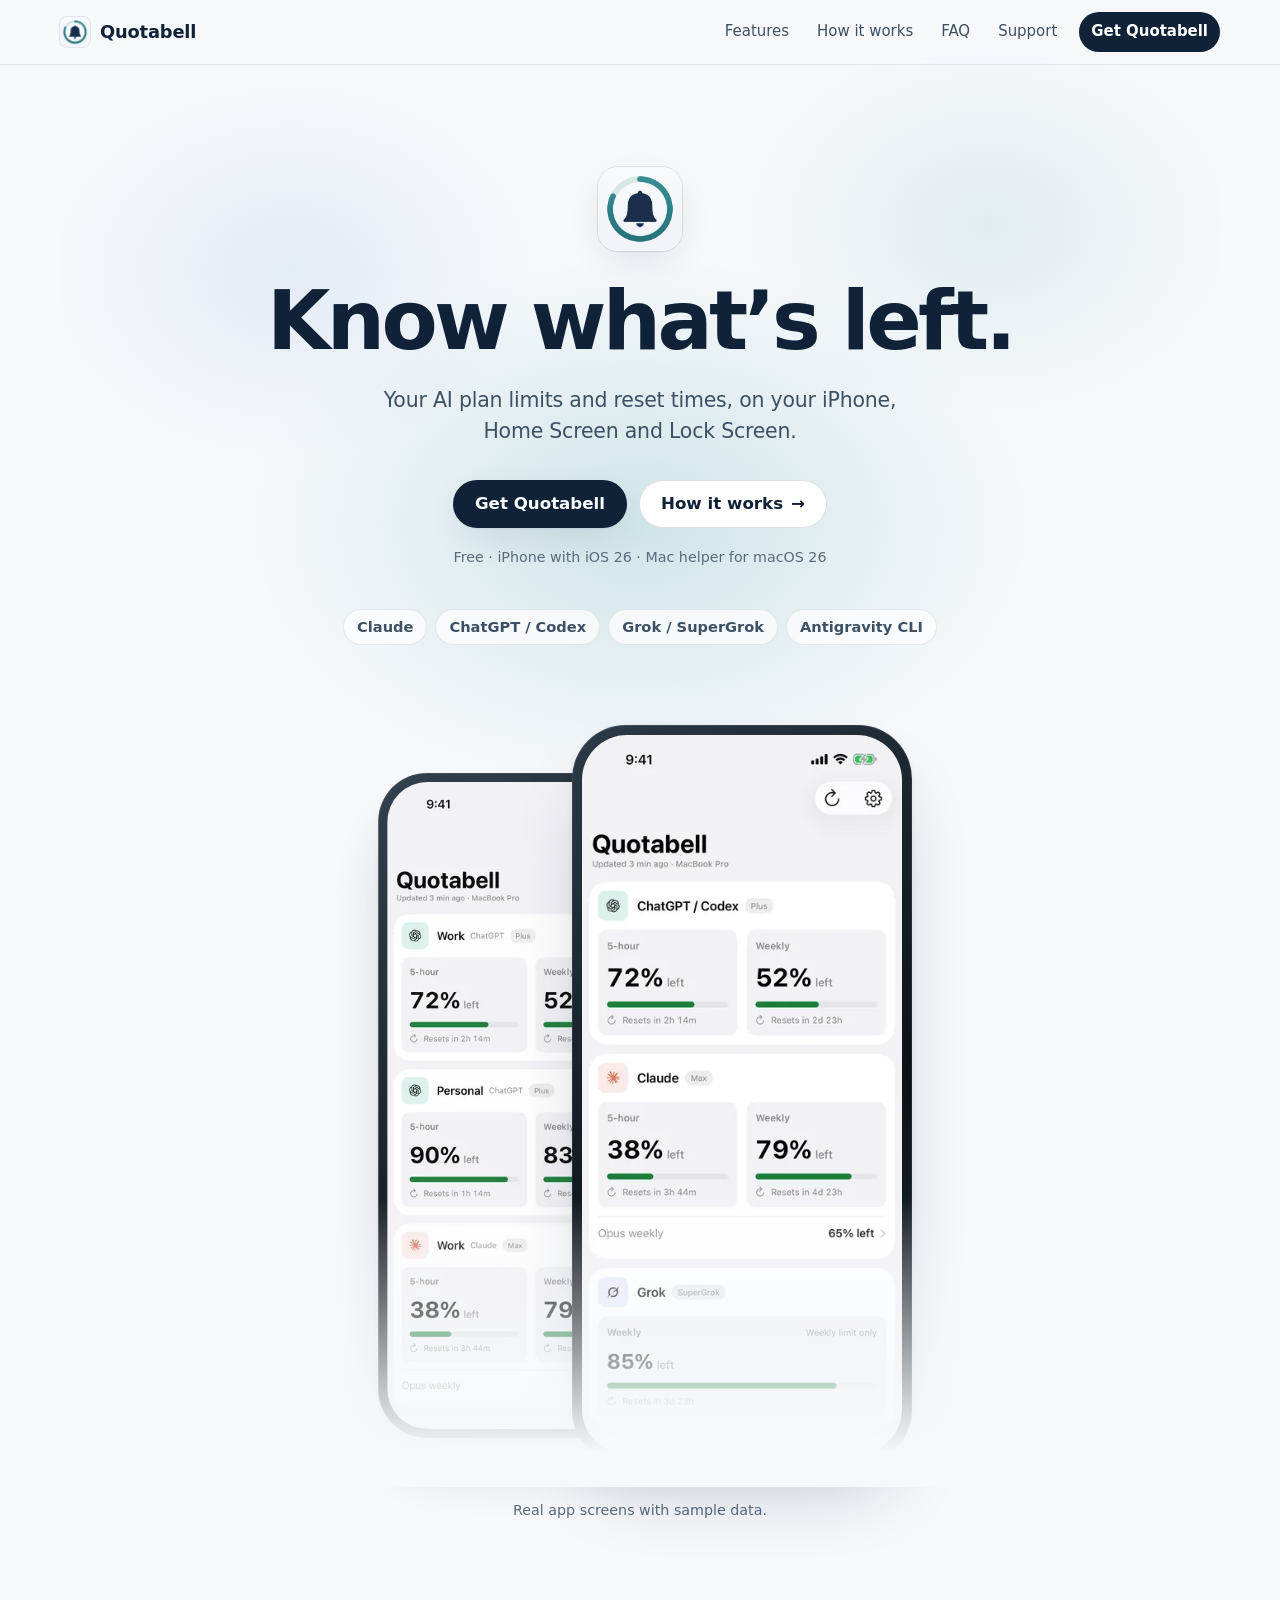
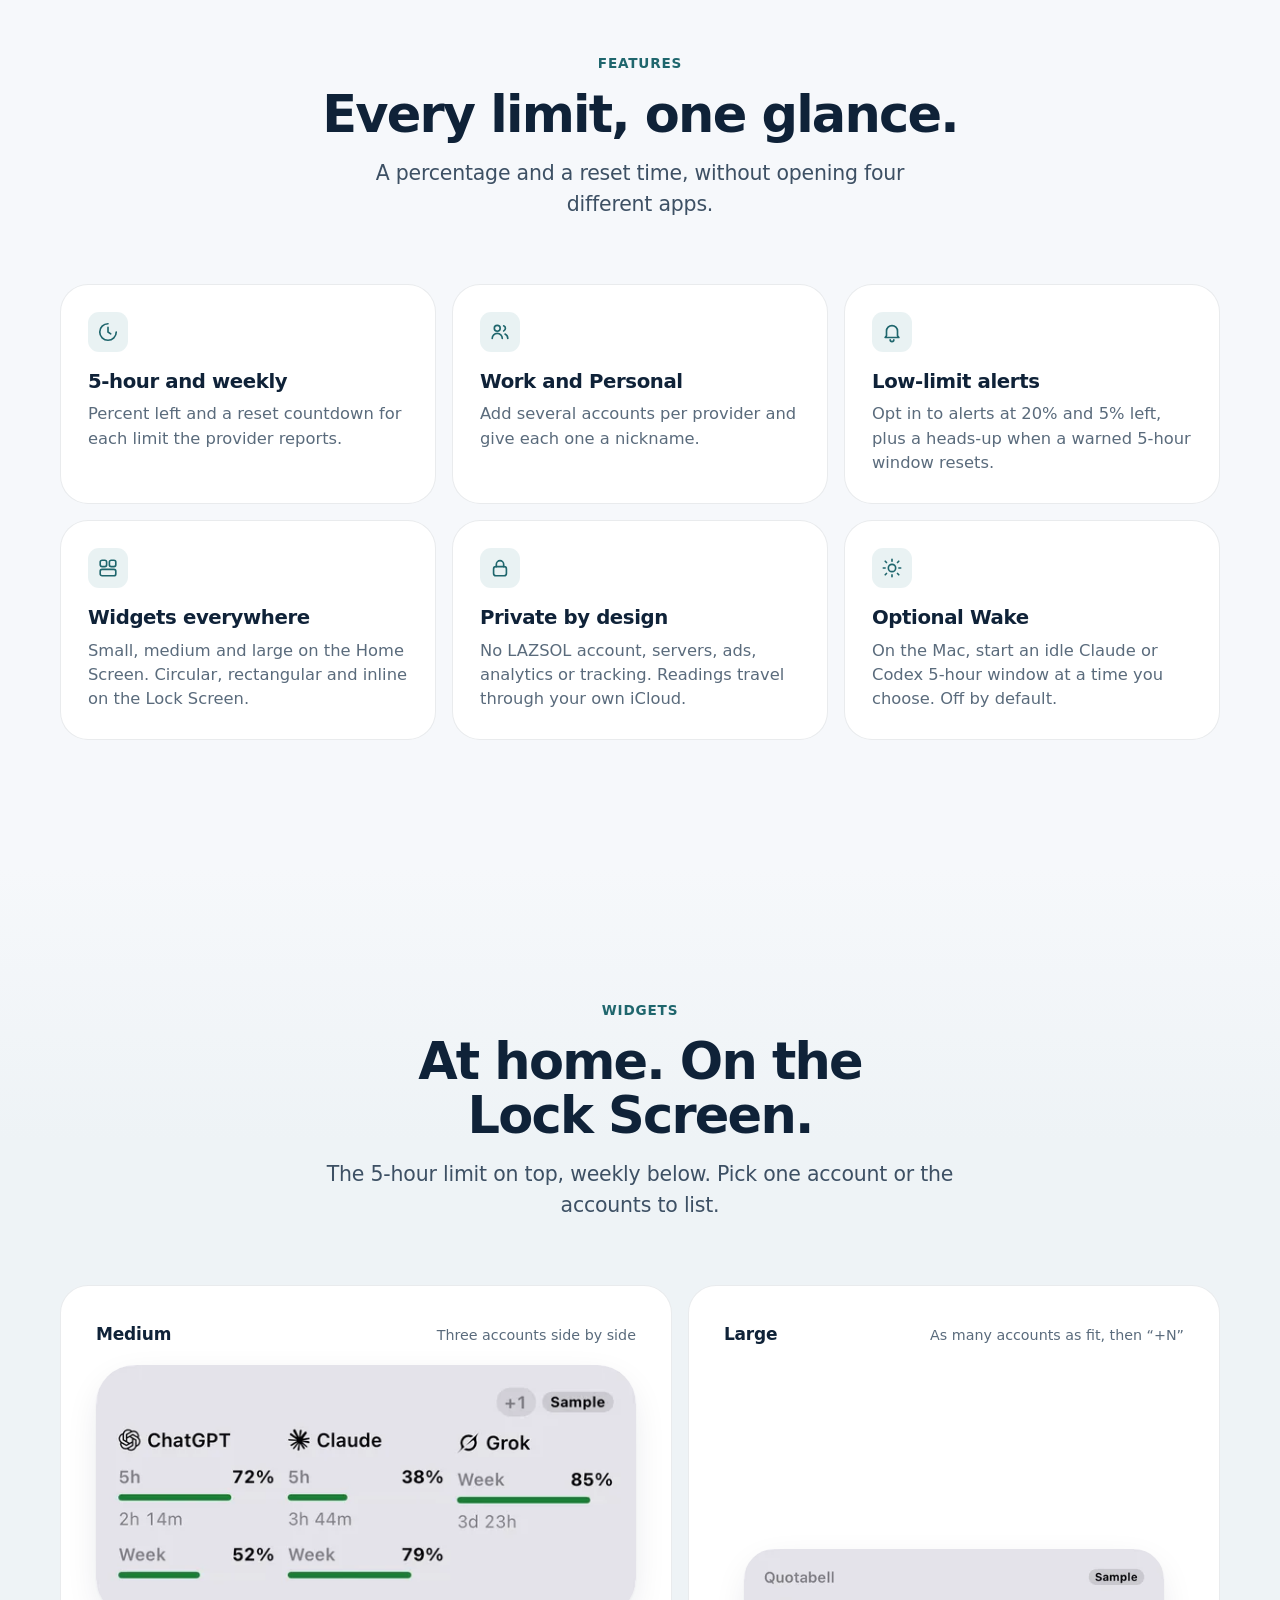
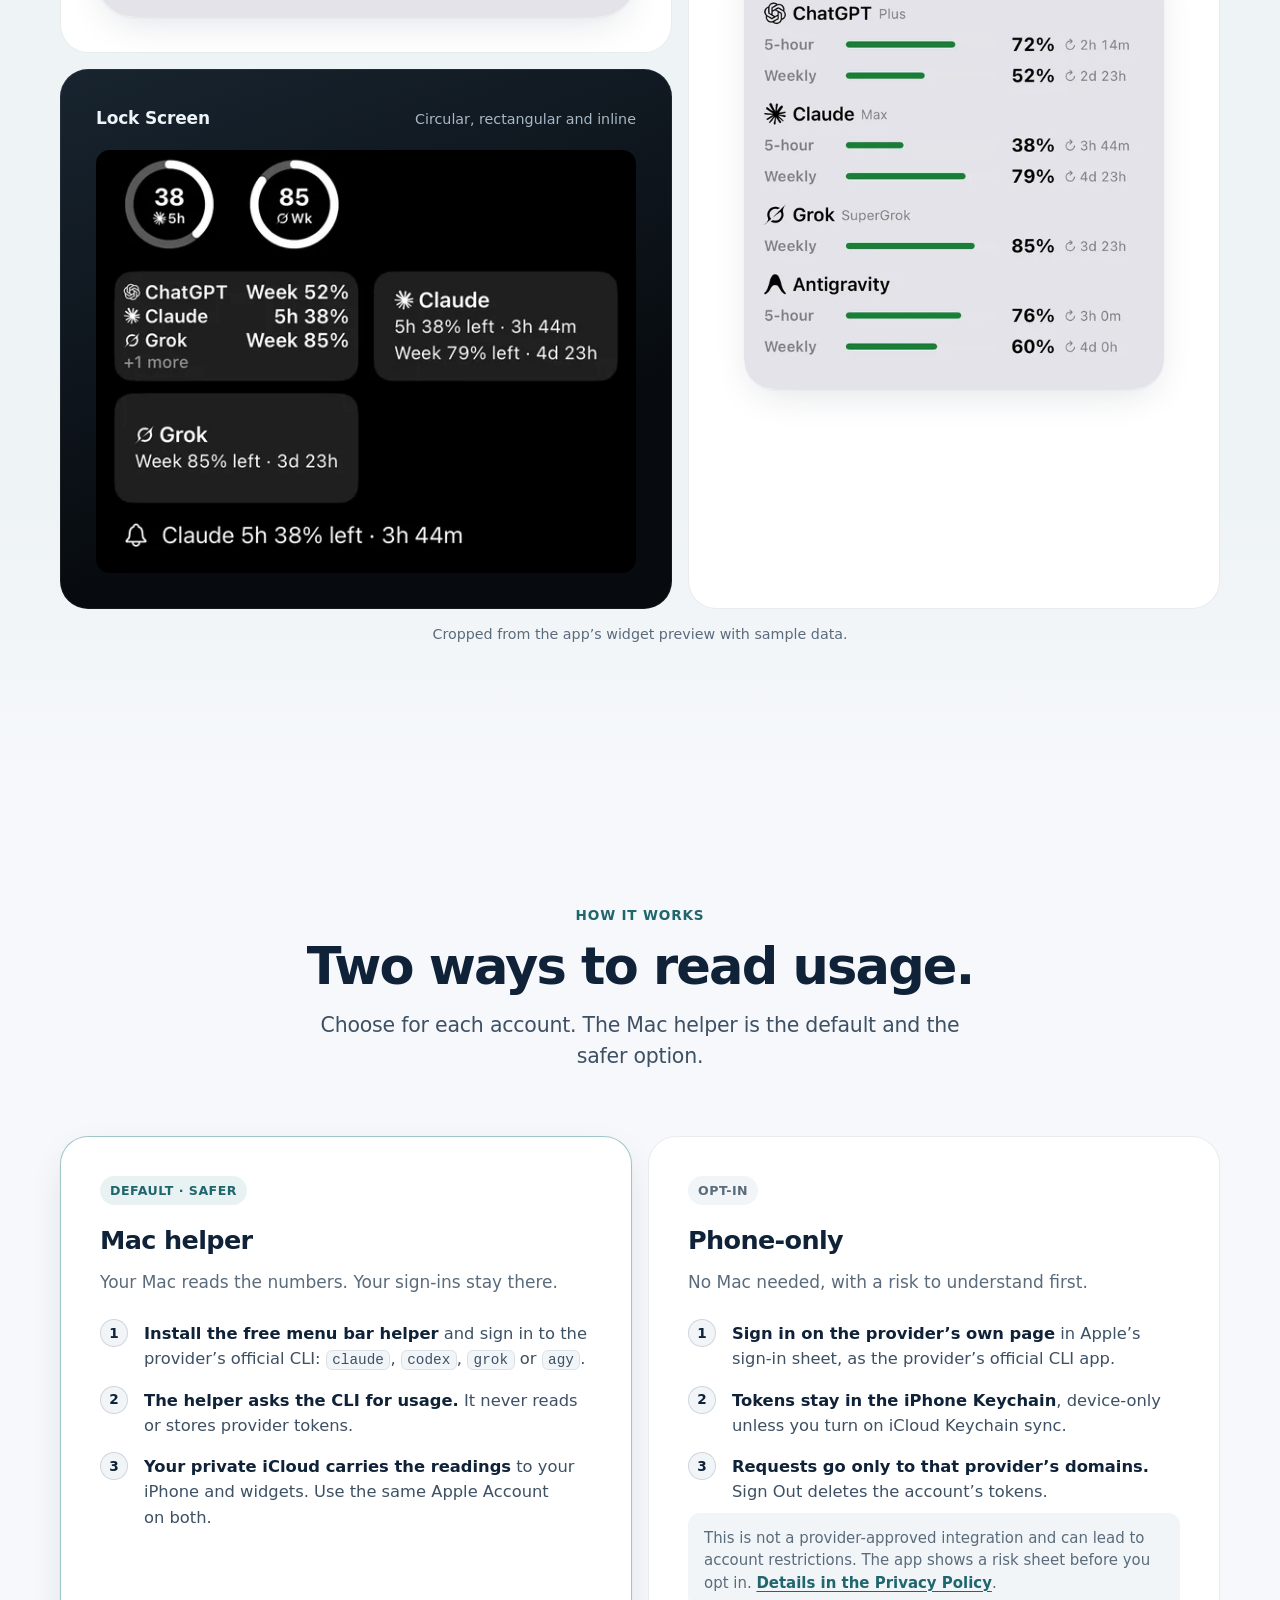
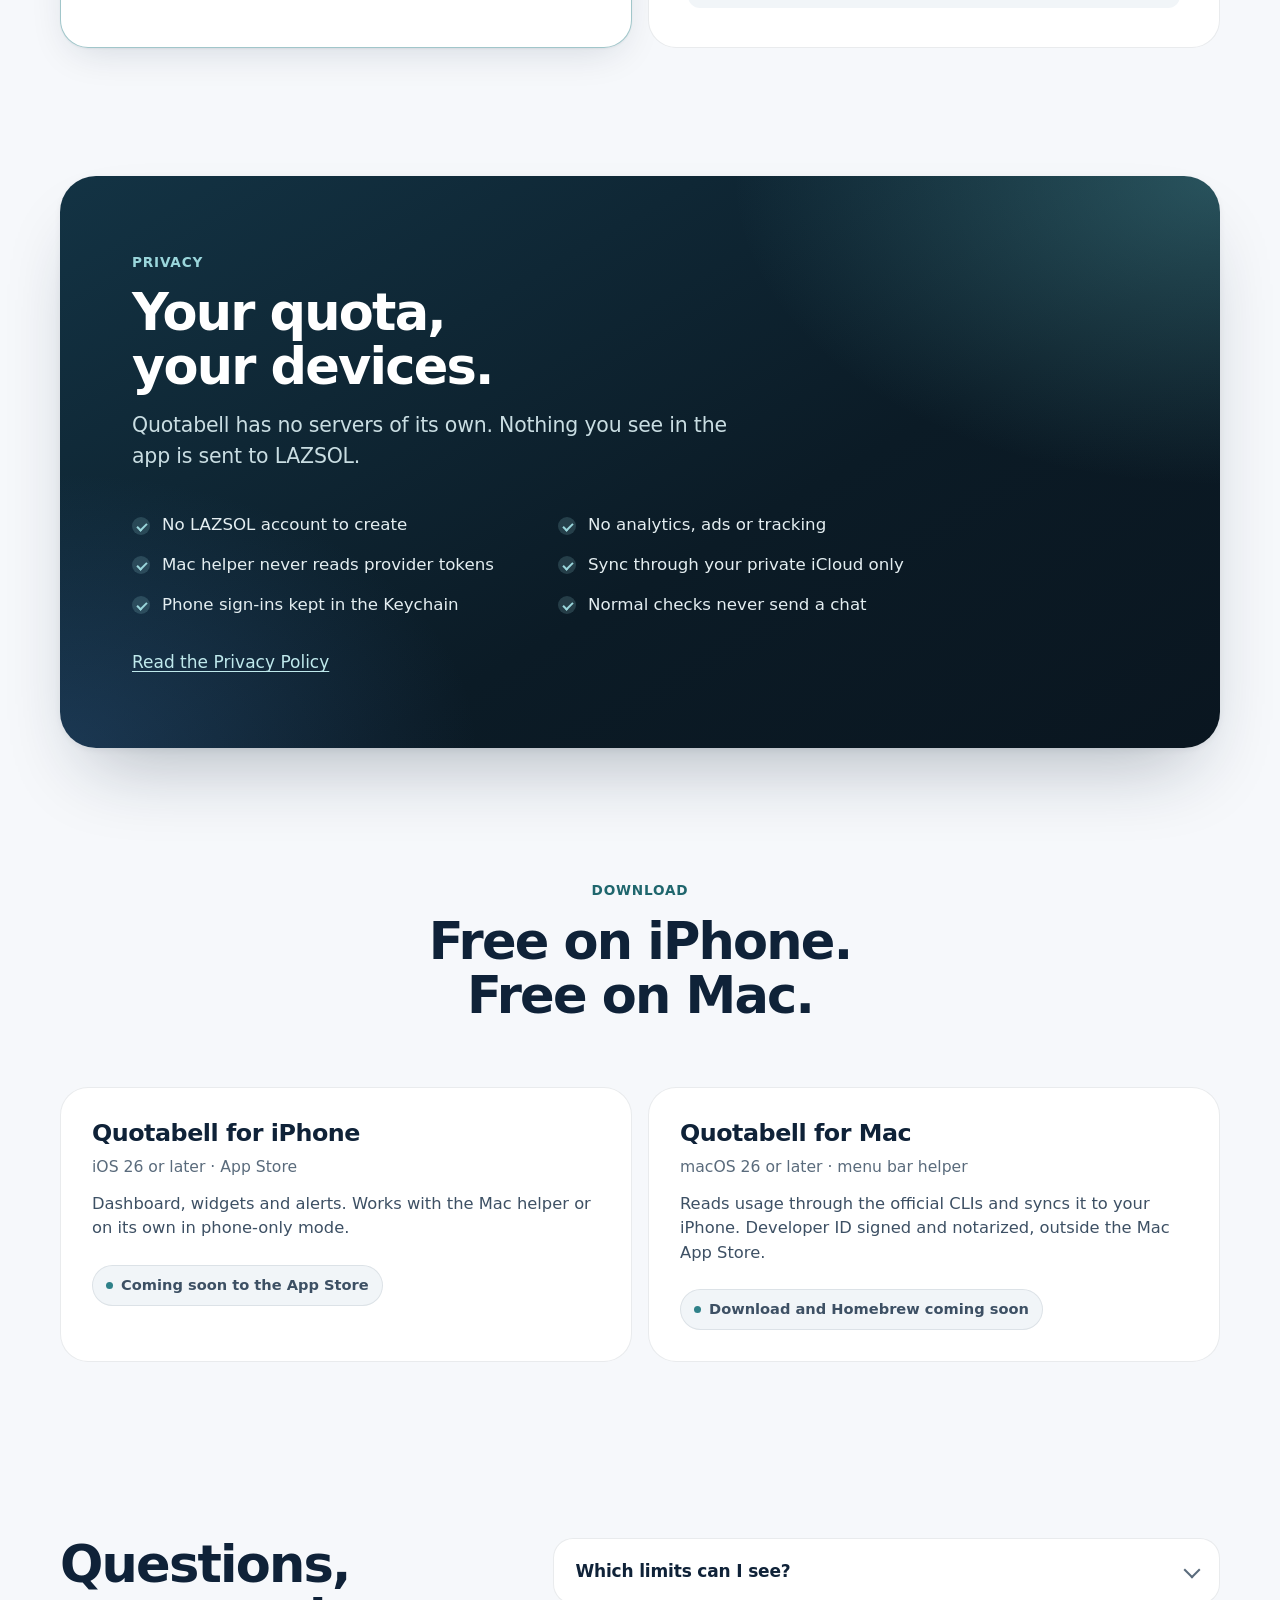
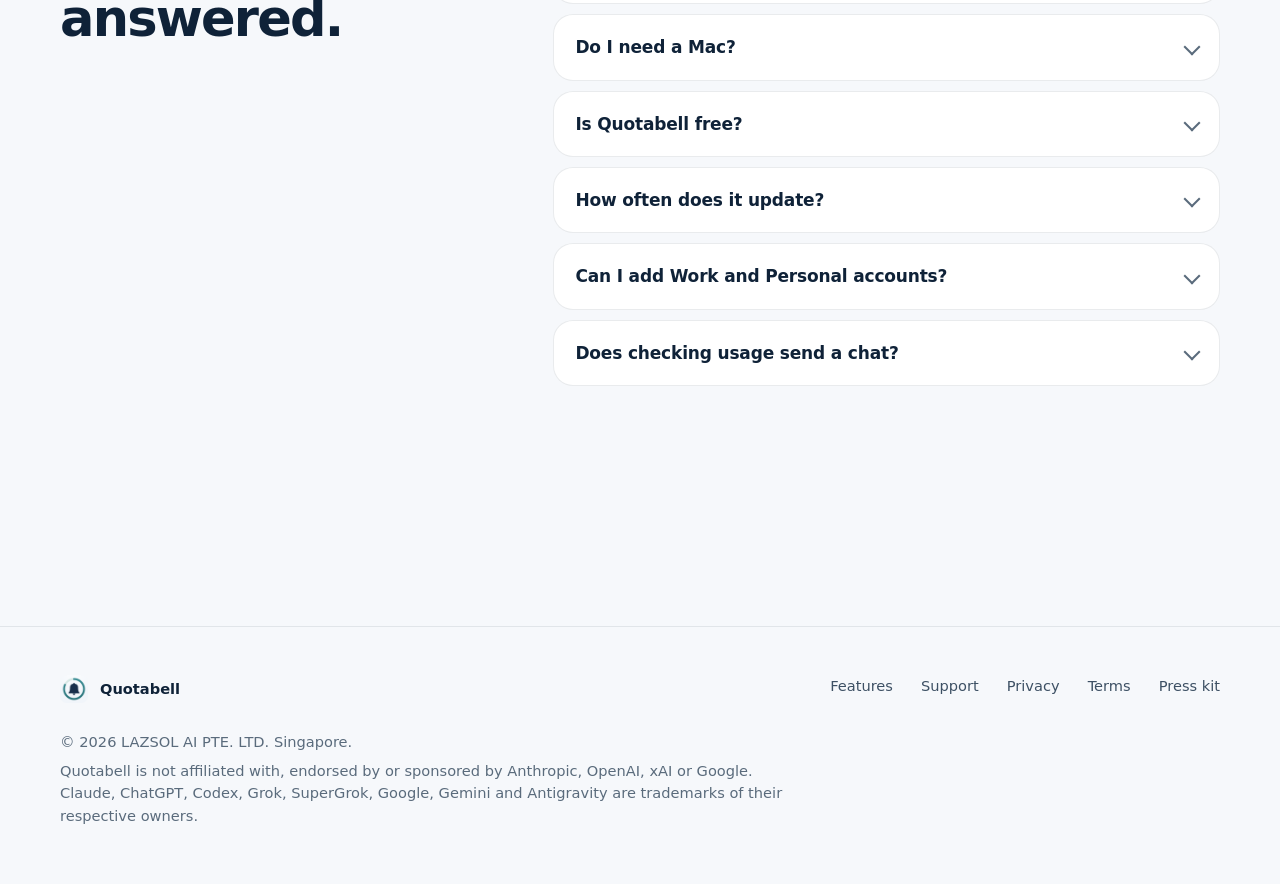
<file: public/index.html>
<!doctype html>
<html lang="en">
<head>
<meta charset="utf-8">
<meta name="viewport" content="width=device-width, initial-scale=1">
<meta name="color-scheme" content="light dark">
<meta name="theme-color" content="#f6f8fb" media="(prefers-color-scheme: light)">
<meta name="theme-color" content="#0a0f14" media="(prefers-color-scheme: dark)">
<title>Quotabell · Your AI plan limits, at a glance</title>
<meta name="description" content="See how much of your Claude, ChatGPT / Codex, Grok and Antigravity plan limits is left, and when each resets, on your iPhone, widgets and Lock Screen.">
<link rel="icon" type="image/png" href="assets/favicon.png">
<link rel="apple-touch-icon" href="assets/icon-256.png">
<link rel="stylesheet" href="assets/site.css">
</head>
<body>
<a class="skip-link" href="#main">Skip to content</a>
<header class="site-header"><div class="wrap">
<a class="brand" href="index.html" aria-label="Quotabell home"><img src="assets/icon-256.png" width="30" height="30" alt="">Quotabell</a>
<nav class="site-nav" aria-label="Main"><a class="opt" href="index.html#features">Features</a><a class="opt" href="index.html#how-it-works">How it works</a><a class="opt" href="index.html#faq">FAQ</a><a href="support.html">Support</a><a class="nav-cta" href="index.html#download">Get Quotabell</a></nav>
</div></header>
<main id="main" tabindex="-1">

<section class="hero wrap" aria-labelledby="hero-title">
  <img class="app-mark" src="assets/icon-256.png" width="84" height="84" alt="">
  <h1 id="hero-title" class="display">Know what’s left.</h1>
  <p class="sub">Your AI plan limits and reset times, on your iPhone, Home Screen and Lock Screen.</p>
  <div class="hero-ctas">
    <a class="btn btn-primary" href="#download">Get Quotabell</a>
    <a class="btn btn-ghost" href="#how-it-works">How it works <span class="arrow" aria-hidden="true">→</span></a>
  </div>
  <p class="hero-meta small">Free · iPhone with iOS 26 · Mac helper for macOS 26</p>
  <ul class="providers" aria-label="Supported providers"><li>Claude</li><li>ChatGPT / Codex</li><li>Grok / SuperGrok</li><li>Antigravity CLI</li></ul>
  <div class="hero-stage">
    <div class="phone back"><picture><source media="(prefers-color-scheme: dark)" type="image/webp" srcset="assets/app-accounts-dark-400.webp 400w, assets/app-accounts-dark-800.webp 800w" sizes="340px"><source type="image/webp" srcset="assets/app-accounts-light-400.webp 400w, assets/app-accounts-light-800.webp 800w" sizes="340px"><img src="assets/app-accounts-light.jpg" width="1320" height="2868" alt="Quotabell dashboard with Work and Personal accounts for each provider, using sample data." fetchpriority="high" decoding="async"></picture></div>
    <div class="phone front"><picture><source media="(prefers-color-scheme: dark)" type="image/webp" srcset="assets/app-dashboard-dark-400.webp 400w, assets/app-dashboard-dark-800.webp 800w" sizes="340px"><source type="image/webp" srcset="assets/app-dashboard-light-400.webp 400w, assets/app-dashboard-light-800.webp 800w" sizes="340px"><img src="assets/app-dashboard-light.jpg" width="1320" height="2868" alt="Quotabell dashboard showing 5-hour and weekly limits for ChatGPT / Codex, Claude and Grok, using sample data." fetchpriority="high" decoding="async"></picture></div>
  </div>
  <p class="caption small">Real app screens with sample data.</p>
</section>

<section id="features" class="section wrap" aria-labelledby="features-title">
  <div class="section-head">
    <p class="eyebrow">Features</p>
    <h2 id="features-title" class="h2">Every limit, one glance.</h2>
    <p class="sub">A percentage and a reset time, without opening four different apps.</p>
  </div>
  <div class="grid">
    <article class="card span-4"><div class="icon"><svg viewBox="0 0 24 24" fill="none" stroke="currentColor" stroke-width="1.8" stroke-linecap="round" stroke-linejoin="round" aria-hidden="true"><path d="M12 3a9 9 0 1 0 9 9"/><path d="M12 7v5l3 2"/></svg></div><h3>5-hour and weekly</h3><p>Percent left and a reset countdown for each limit the provider reports.</p></article>
    <article class="card span-4"><div class="icon"><svg viewBox="0 0 24 24" fill="none" stroke="currentColor" stroke-width="1.8" stroke-linecap="round" stroke-linejoin="round" aria-hidden="true"><circle cx="9" cy="8" r="3.2"/><path d="M3.5 19a5.5 5.5 0 0 1 11 0"/><path d="M16 5.2a3 3 0 0 1 0 5.6M17.5 14.2A5.5 5.5 0 0 1 20.5 19"/></svg></div><h3>Work and Personal</h3><p>Add several accounts per provider and give each one a nickname.</p></article>
    <article class="card span-4"><div class="icon"><svg viewBox="0 0 24 24" fill="none" stroke="currentColor" stroke-width="1.8" stroke-linecap="round" stroke-linejoin="round" aria-hidden="true"><path d="M6 16V11a6 6 0 1 1 12 0v5l1.5 2h-15z"/><path d="M10 20.5a2 2 0 0 0 4 0"/></svg></div><h3>Low-limit alerts</h3><p>Opt in to alerts at 20% and 5% left, plus a heads-up when a warned 5-hour window resets.</p></article>
    <article class="card span-4"><div class="icon"><svg viewBox="0 0 24 24" fill="none" stroke="currentColor" stroke-width="1.8" stroke-linejoin="round" aria-hidden="true"><rect x="3.5" y="3.5" width="7" height="7" rx="2"/><rect x="13.5" y="3.5" width="7" height="7" rx="2"/><rect x="3.5" y="13.5" width="17" height="7" rx="2"/></svg></div><h3>Widgets everywhere</h3><p>Small, medium and large on the Home Screen. Circular, rectangular and inline on the Lock Screen.</p></article>
    <article class="card span-4"><div class="icon"><svg viewBox="0 0 24 24" fill="none" stroke="currentColor" stroke-width="1.8" stroke-linecap="round" stroke-linejoin="round" aria-hidden="true"><rect x="5" y="10.5" width="14" height="10" rx="2.5"/><path d="M8 10.5V8a4 4 0 0 1 8 0v2.5"/></svg></div><h3>Private by design</h3><p>No LAZSOL account, servers, ads, analytics or tracking. Readings travel through your own iCloud.</p></article>
    <article class="card span-4"><div class="icon"><svg viewBox="0 0 24 24" fill="none" stroke="currentColor" stroke-width="1.8" stroke-linecap="round" aria-hidden="true"><circle cx="12" cy="12" r="4"/><path d="M12 2.5v2M12 19.5v2M4.6 4.6l1.4 1.4M18 18l1.4 1.4M2.5 12h2M19.5 12h2M4.6 19.4 6 18M18 6l1.4-1.4"/></svg></div><h3>Optional Wake</h3><p>On the Mac, start an idle Claude or Codex 5-hour window at a time you choose. Off by default.</p></article>
  </div>
</section>

<section id="widgets" class="showcase section" aria-labelledby="widgets-title">
  <div class="wrap">
    <div class="section-head">
      <p class="eyebrow">Widgets</p>
      <h2 id="widgets-title" class="h2">At home. On the Lock Screen.</h2>
      <p class="sub">The 5-hour limit on top, weekly below. Pick one account or the accounts to list.</p>
    </div>
    <div class="bento">
      <div class="stack">
        <figure class="tile"><figcaption class="label"><strong>Medium</strong><span class="small">Three accounts side by side</span></figcaption><div class="shot"><picture><source media="(prefers-color-scheme: dark)" type="image/webp" srcset="assets/widget-medium-dark-560.webp 560w, assets/widget-medium-dark-1000.webp 1000w" sizes="(max-width: 860px) 92vw, 560px"><source type="image/webp" srcset="assets/widget-medium-light-560.webp 560w, assets/widget-medium-light-1000.webp 1000w" sizes="(max-width: 860px) 92vw, 560px"><img class="widget-img" src="assets/widget-medium-light.jpg" width="1000" height="467" alt="Medium widget showing ChatGPT, Claude and Grok limits with sample data." loading="lazy" decoding="async"></picture></div></figure>
        <figure class="tile dark"><figcaption class="label"><strong>Lock Screen</strong><span class="small">Circular, rectangular and inline</span></figcaption><div class="shot"><picture><source type="image/webp" srcset="assets/widget-lock-560.webp 560w, assets/widget-lock-1000.webp 1000w" sizes="(max-width: 860px) 92vw, 560px"><img class="lock-img" src="assets/widget-lock.jpg" width="1000" height="784" alt="Lock Screen widgets: circular gauges, a rectangular account list, a single-account rectangle and an inline line, with sample data." loading="lazy" decoding="async"></picture></div></figure>
      </div>
      <figure class="tile"><figcaption class="label"><strong>Large</strong><span class="small">As many accounts as fit, then “+N”</span></figcaption><div class="shot"><picture><source media="(prefers-color-scheme: dark)" type="image/webp" srcset="assets/widget-large-dark-560.webp 560w, assets/widget-large-dark-1000.webp 1000w" sizes="(max-width: 860px) 92vw, 480px"><source type="image/webp" srcset="assets/widget-large-light-560.webp 560w, assets/widget-large-light-1000.webp 1000w" sizes="(max-width: 860px) 92vw, 480px"><img class="widget-img large" src="assets/widget-large-light.jpg" width="1000" height="1047" alt="Large widget listing ChatGPT, Claude, Grok and Antigravity with 5-hour and weekly bars, using sample data." loading="lazy" decoding="async"></picture></div></figure>
    </div>
    <p class="caption small center">Cropped from the app’s widget preview with sample data.</p>
  </div>
</section>

<section id="how-it-works" class="section wrap" aria-labelledby="how-title">
  <div class="section-head">
    <p class="eyebrow">How it works</p>
    <h2 id="how-title" class="h2">Two ways to read usage.</h2>
    <p class="sub">Choose for each account. The Mac helper is the default and the safer option.</p>
  </div>
  <div class="modes">
    <article class="mode recommended">
      <span class="tag">Default · safer</span>
      <h3>Mac helper</h3>
      <p>Your Mac reads the numbers. Your sign-ins stay there.</p>
      <ol class="steps">
        <li><strong>Install the free menu bar helper</strong> and sign in to the provider’s official CLI: <code>claude</code>, <code>codex</code>, <code>grok</code> or <code>agy</code>.</li>
        <li><strong>The helper asks the CLI for usage.</strong> It never reads or stores provider tokens.</li>
        <li><strong>Your private iCloud carries the readings</strong> to your iPhone and widgets. Use the same Apple Account on both.</li>
      </ol>
    </article>
    <article class="mode">
      <span class="tag neutral">Opt-in</span>
      <h3>Phone-only</h3>
      <p>No Mac needed, with a risk to understand first.</p>
      <ol class="steps">
        <li><strong>Sign in on the provider’s own page</strong> in Apple’s sign-in sheet, as the provider’s official CLI app.</li>
        <li><strong>Tokens stay in the iPhone Keychain</strong>, device-only unless you turn on iCloud Keychain sync.</li>
        <li><strong>Requests go only to that provider’s domains.</strong> Sign Out deletes the account’s tokens.</li>
      </ol>
      <p class="note">This is not a provider-approved integration and can lead to account restrictions. The app shows a risk sheet before you opt in. <a href="privacy.html#phone-only">Details in the Privacy Policy</a>.</p>
    </article>
  </div>
</section>

<section class="wrap" aria-labelledby="privacy-title">
  <div class="promise">
    <p class="eyebrow">Privacy</p>
    <h2 id="privacy-title" class="h2">Your quota, your devices.</h2>
    <p class="sub">Quotabell has no servers of its own. Nothing you see in the app is sent to LAZSOL.</p>
    <ul>
      <li>No LAZSOL account to create</li>
      <li>No analytics, ads or tracking</li>
      <li>Mac helper never reads provider tokens</li>
      <li>Sync through your private iCloud only</li>
      <li>Phone sign-ins kept in the Keychain</li>
      <li>Normal checks never send a chat</li>
    </ul>
    <p class="more"><a href="privacy.html">Read the Privacy Policy</a></p>
  </div>
</section>

<section id="download" class="section wrap" aria-labelledby="download-title">
  <div class="section-head">
    <p class="eyebrow">Download</p>
    <h2 id="download-title" class="h2">Free on iPhone. Free on Mac.</h2>
  </div>
  <div class="get">
    <article class="card">
      <h3>Quotabell for iPhone</h3>
      <p class="meta">iOS 26 or later · App Store</p>
      <p class="desc">Dashboard, widgets and alerts. Works with the Mac helper or on its own in phone-only mode.</p>
      <!-- TODO APP_STORE_URL: replace the status pill below with the official App Store badge linking to the approved listing. -->
      <span class="status">Coming soon to the App Store</span>
    </article>
    <article class="card">
      <h3>Quotabell for Mac</h3>
      <p class="meta">macOS 26 or later · menu bar helper</p>
      <p class="desc">Reads usage through the official CLIs and syncs it to your iPhone. Developer ID signed and notarized, outside the Mac App Store.</p>
      <!-- TODO MAC_DOWNLOAD_URL: link the released Developer ID signed, notarized ZIP. -->
      <!-- TODO HOMEBREW_TAP: add "brew tap OWNER/TAP" and "brew install --cask quotabell" once the tap is published. -->
      <span class="status">Download and Homebrew coming soon</span>
    </article>
  </div>
</section>

<section id="faq" class="section wrap" aria-labelledby="faq-title">
  <div class="faq">
    <h2 id="faq-title" class="h2">Questions, answered.</h2>
    <div class="faq-list">
      <details class="qa"><summary>Which limits can I see?</summary><div><p>Claude and ChatGPT / Codex show the 5-hour session and weekly limits reported for your plan, with percent left and reset countdowns when available. Claude model-specific weekly limits appear when reported. Grok / SuperGrok has a weekly pool only.</p><p>Antigravity CLI shows the 5-hour and weekly limits it reports for each quota group; an account with only a weekly limit shows weekly only. Quotabell never invents a limit the provider does not report.</p></div></details>
      <details class="qa"><summary>Do I need a Mac?</summary><div><p>The default, safer mode uses the free Mac helper, the provider’s official CLI and the same Apple Account with iCloud on your Mac and iPhone. You can instead opt in to phone-only sign-in for individual accounts after reading its risk disclosure.</p></div></details>
      <details class="qa"><summary>Is Quotabell free?</summary><div><p>Version 1 is free, including the Mac helper. There are no ads, analytics or tracking, and no account to create with LAZSOL. Your provider’s plan and terms still apply.</p></div></details>
      <details class="qa"><summary>How often does it update?</summary><div><p>The Mac checks every five minutes by default, with back-off after failures. The iPhone refreshes when opened and when iOS permits background work, and iOS schedules widget refreshes. Check the “updated” time and the provider’s own usage page when timing matters.</p></div></details>
      <details class="qa"><summary>Can I add Work and Personal accounts?</summary><div><p>Yes. Add several accounts per provider and give each a nickname. Phone-only accounts have separate Keychain sign-ins. A Mac account uses the CLI’s current sign-in; for Claude, Codex and Grok you can also point an account at a separate CLI config folder, which Quotabell passes to the CLI without opening. Antigravity on the Mac always uses the current <code>agy</code> sign-in.</p></div></details>
      <details class="qa"><summary>Does checking usage send a chat?</summary><div><p>No. Normal checks do not chat or run models. Wake is the only exception: if you turn it on, the Mac sends one tiny message through your own Claude or Codex CLI at a time you choose, which uses a small amount of your plan. It is off by default and offers up to three scheduled times a day per Mac account.</p></div></details>
    </div>
  </div>
</section>

</main>
<footer class="site-footer"><div class="wrap">
<div class="footer-top">
<div class="footer-brand"><img src="assets/icon-256.png" width="28" height="28" alt="">Quotabell</div>
<ul class="footer-links"><li><a href="index.html#features">Features</a></li><li><a href="support.html">Support</a></li><li><a href="privacy.html">Privacy</a></li><li><a href="terms.html">Terms</a></li><li><a href="press.html">Press kit</a></li></ul>
</div>
<div class="legal"><p>© 2026 LAZSOL AI PTE. LTD. Singapore.</p><p>Quotabell is not affiliated with, endorsed by or sponsored by Anthropic, OpenAI, xAI or Google. Claude, ChatGPT, Codex, Grok, SuperGrok, Google, Gemini and Antigravity are trademarks of their respective owners.</p></div>
</div></footer>
</body>
</html>
</file>
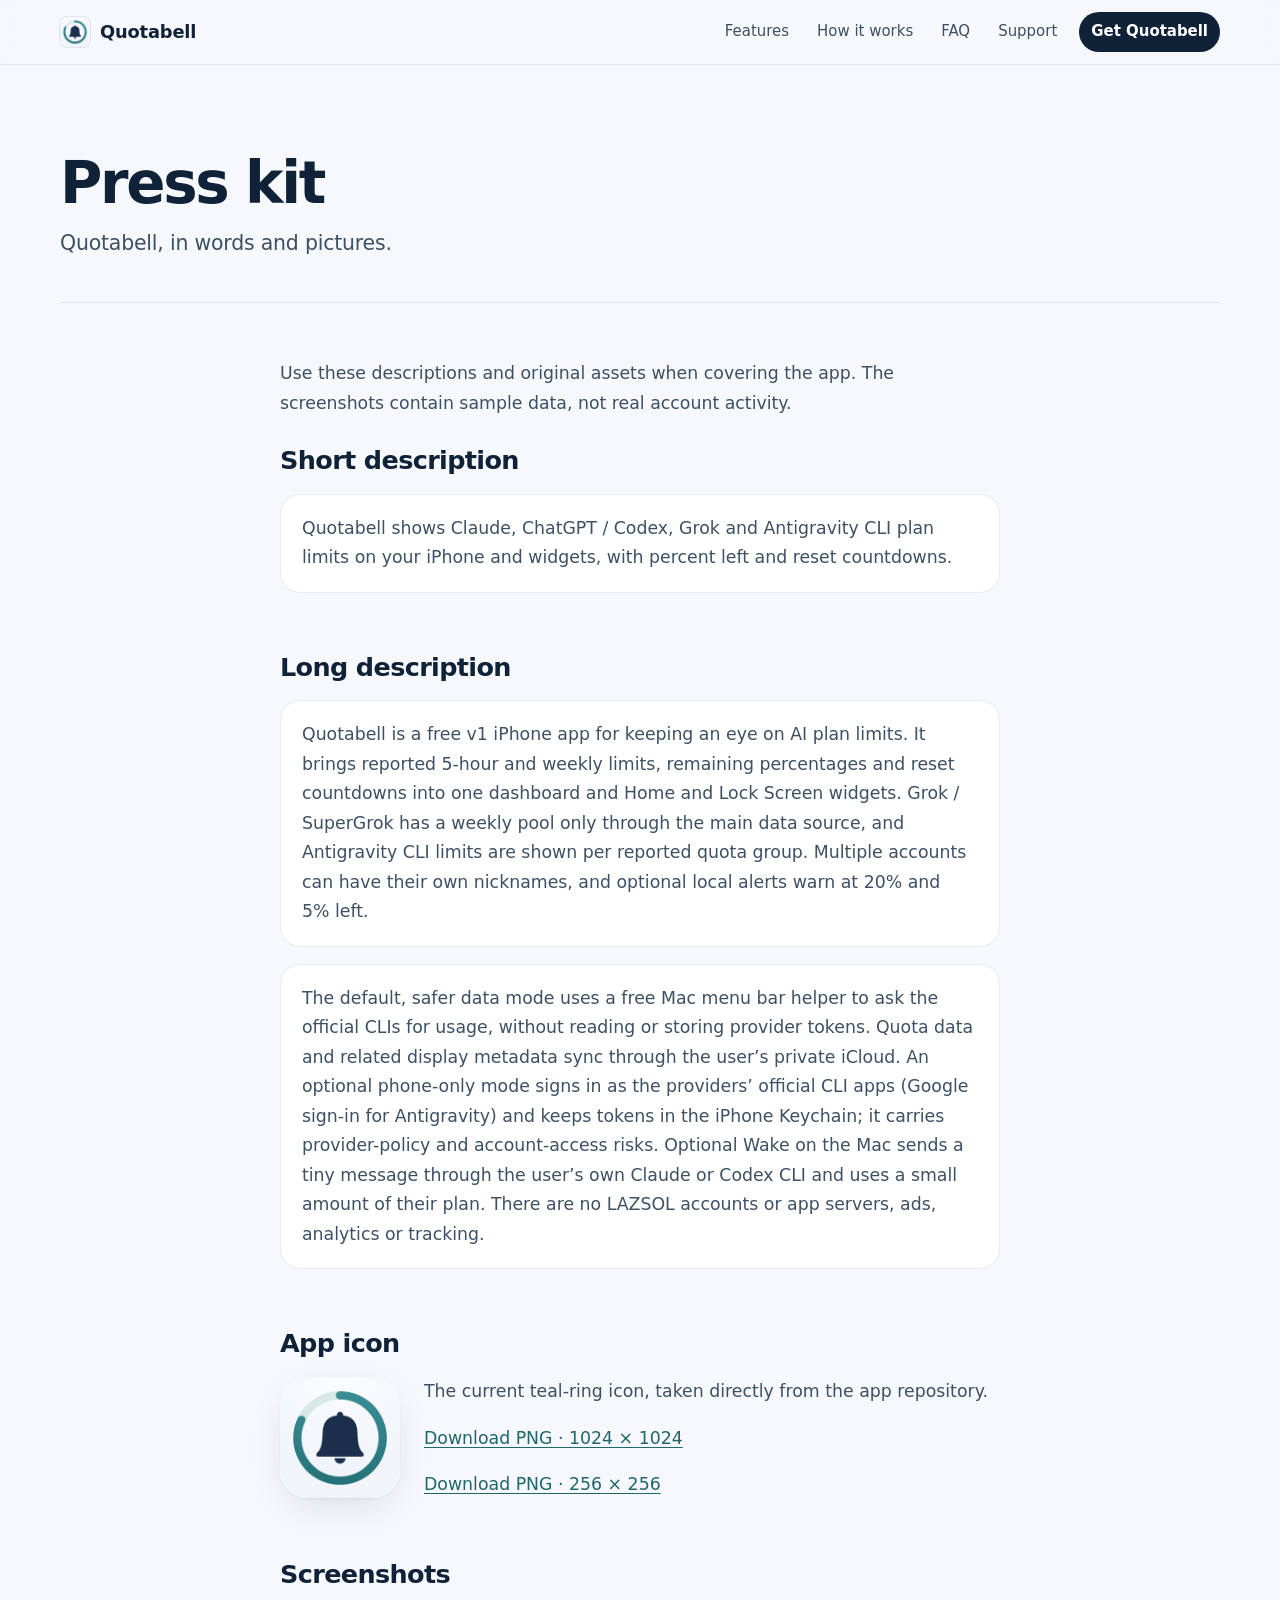
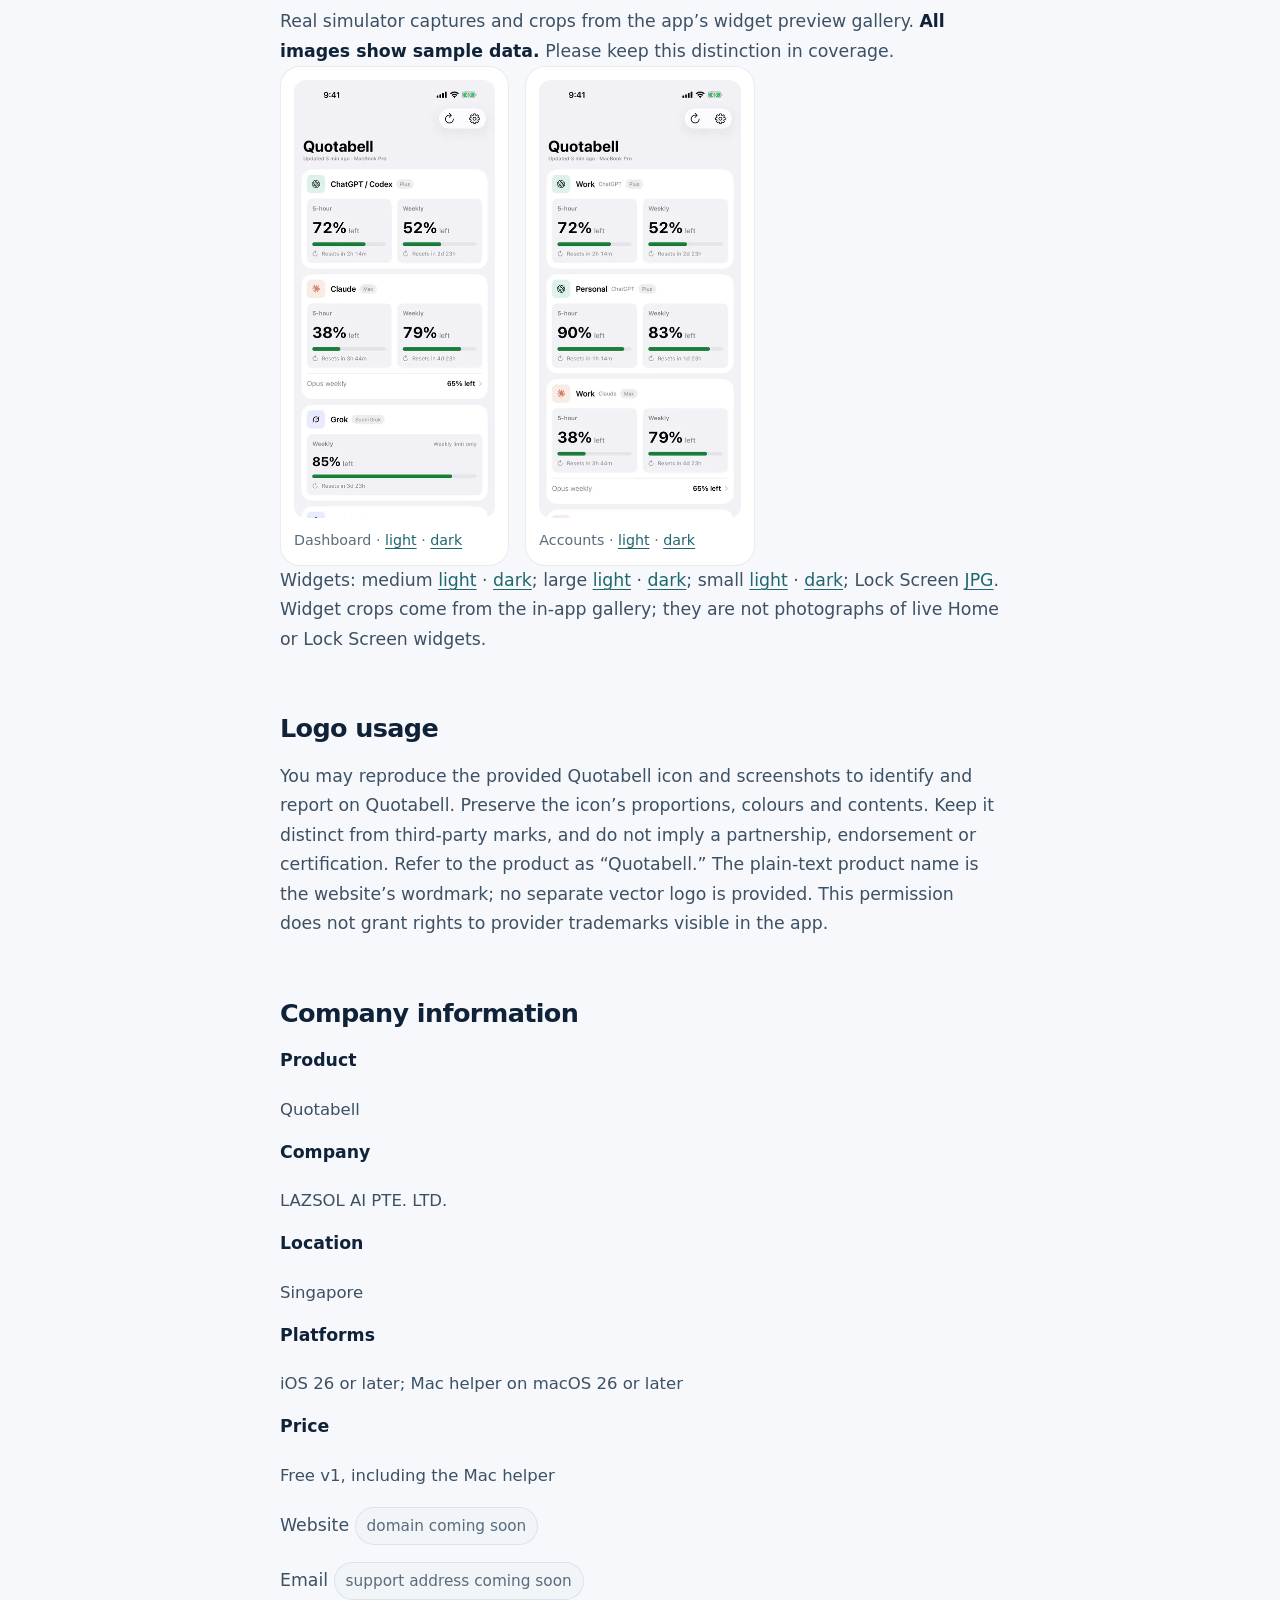
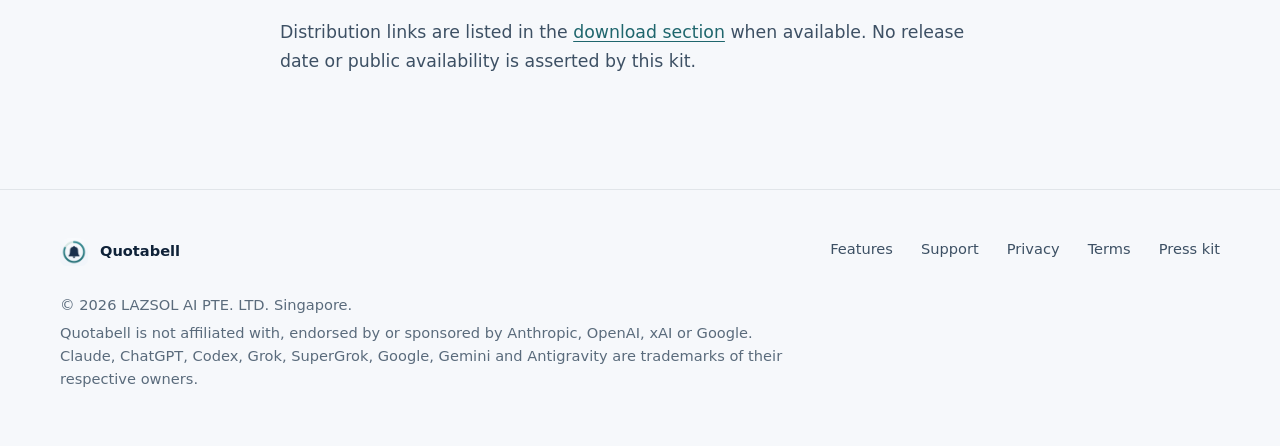
<file: public/press.html>
<!doctype html>
<html lang="en">
<head>
<meta charset="utf-8">
<meta name="viewport" content="width=device-width, initial-scale=1">
<meta name="color-scheme" content="light dark">
<meta name="theme-color" content="#f6f8fb" media="(prefers-color-scheme: light)">
<meta name="theme-color" content="#0a0f14" media="(prefers-color-scheme: dark)">
<title>Press kit · Quotabell</title>
<meta name="description" content="Descriptions, app icon and sample-data screenshots of Quotabell.">
<link rel="icon" type="image/png" href="assets/favicon.png">
<link rel="apple-touch-icon" href="assets/icon-256.png">
<link rel="stylesheet" href="assets/site.css">
</head>
<body>
<a class="skip-link" href="#main">Skip to content</a>
<header class="site-header"><div class="wrap">
<a class="brand" href="index.html" aria-label="Quotabell home"><img src="assets/icon-256.png" width="30" height="30" alt="">Quotabell</a>
<nav class="site-nav" aria-label="Main"><a class="opt" href="index.html#features">Features</a><a class="opt" href="index.html#how-it-works">How it works</a><a class="opt" href="index.html#faq">FAQ</a><a href="support.html">Support</a><a class="nav-cta" href="index.html#download">Get Quotabell</a></nav>
</div></header>
<main id="main" tabindex="-1">
<header class="doc-hero wrap"><h1 class="display">Press kit</h1><p class="sub">Quotabell, in words and pictures.</p></header>
<div class="doc wrap no-toc"><article class="prose">
<p class="lede">Use these descriptions and original assets when covering the app. The screenshots contain sample data, not real account activity.</p>
<section id="short-description"><h2>Short description</h2><p class="press-copy">Quotabell shows Claude, ChatGPT / Codex, Grok and Antigravity CLI plan limits on your iPhone and widgets, with percent left and reset countdowns.</p></section>
<section id="long-description"><h2>Long description</h2><p class="press-copy">Quotabell is a free v1 iPhone app for keeping an eye on AI plan limits. It brings reported 5-hour and weekly limits, remaining percentages and reset countdowns into one dashboard and Home and Lock Screen widgets. Grok / SuperGrok has a weekly pool only through the main data source, and Antigravity CLI limits are shown per reported quota group. Multiple accounts can have their own nicknames, and optional local alerts warn at 20% and 5% left.</p><p class="press-copy">The default, safer data mode uses a free Mac menu bar helper to ask the official CLIs for usage, without reading or storing provider tokens. Quota data and related display metadata sync through the user’s private iCloud. An optional phone-only mode signs in as the providers’ official CLI apps (Google sign-in for Antigravity) and keeps tokens in the iPhone Keychain; it carries provider-policy and account-access risks. Optional Wake on the Mac sends a tiny message through the user’s own Claude or Codex CLI and uses a small amount of their plan. There are no LAZSOL accounts or app servers, ads, analytics or tracking.</p></section>
<section id="app-icon"><h2>App icon</h2><div class="icon-download"><img src="assets/icon-256.png" width="160" height="160" alt="Quotabell app icon: a navy bell inside a teal quota ring on a cool pale background."><div><p>The current teal-ring icon, taken directly from the app repository.</p><p><a href="assets/icon-1024.png" download>Download PNG · 1024 × 1024</a></p><p><a href="assets/icon-256.png" download>Download PNG · 256 × 256</a></p></div></div></section>
<section id="screenshots"><h2>Screenshots</h2><p>Real simulator captures and crops from the app’s widget preview gallery. <strong>All images show sample data.</strong> Please keep this distinction in coverage.</p><div class="press-shots">
<figure><picture><source media="(prefers-color-scheme: dark)" type="image/webp" srcset="assets/app-dashboard-dark-400.webp 400w, assets/app-dashboard-dark-800.webp 800w" sizes="300px"><source type="image/webp" srcset="assets/app-dashboard-light-400.webp 400w, assets/app-dashboard-light-800.webp 800w" sizes="300px"><img src="assets/app-dashboard-light.jpg" width="1320" height="2868" alt="iPhone dashboard with sample quota numbers." loading="lazy" decoding="async"></picture><figcaption>Dashboard · <a href="assets/app-dashboard-light.jpg" download>light</a> · <a href="assets/app-dashboard-dark.jpg" download>dark</a></figcaption></figure>
<figure><picture><source media="(prefers-color-scheme: dark)" type="image/webp" srcset="assets/app-accounts-dark-400.webp 400w, assets/app-accounts-dark-800.webp 800w" sizes="300px"><source type="image/webp" srcset="assets/app-accounts-light-400.webp 400w, assets/app-accounts-light-800.webp 800w" sizes="300px"><img src="assets/app-accounts-light.jpg" width="1320" height="2868" alt="iPhone dashboard with Work and Personal accounts, sample data." loading="lazy" decoding="async"></picture><figcaption>Accounts · <a href="assets/app-accounts-light.jpg" download>light</a> · <a href="assets/app-accounts-dark.jpg" download>dark</a></figcaption></figure>
</div>
<p>Widgets: medium <a href="assets/widget-medium-light.jpg" download>light</a> · <a href="assets/widget-medium-dark.jpg" download>dark</a>; large <a href="assets/widget-large-light.jpg" download>light</a> · <a href="assets/widget-large-dark.jpg" download>dark</a>; small <a href="assets/widget-small-light.jpg" download>light</a> · <a href="assets/widget-small-dark.jpg" download>dark</a>; Lock Screen <a href="assets/widget-lock.jpg" download>JPG</a>. Widget crops come from the in-app gallery; they are not photographs of live Home or Lock Screen widgets.</p></section>
<section id="logo-usage"><h2>Logo usage</h2><p>You may reproduce the provided Quotabell icon and screenshots to identify and report on Quotabell. Preserve the icon’s proportions, colours and contents. Keep it distinct from third-party marks, and do not imply a partnership, endorsement or certification. Refer to the product as “Quotabell.” The plain-text product name is the website’s wordmark; no separate vector logo is provided. This permission does not grant rights to provider trademarks visible in the app.</p></section>
<section id="company-information"><h2>Company information</h2><dl><dt>Product</dt><dd>Quotabell</dd><dt>Company</dt><dd>LAZSOL AI PTE. LTD.</dd><dt>Location</dt><dd>Singapore</dd><dt>Platforms</dt><dd>iOS 26 or later; Mac helper on macOS 26 or later</dd><dt>Price</dt><dd>Free v1, including the Mac helper</dd></dl><!-- TODO SITE_ORIGIN: replace TODO-domain with the chosen public HTTPS domain. --><p class="contact-line">Website <span class="todo">domain coming soon</span></p><!-- TODO CONTACT_EMAIL: replace support@TODO-domain with an active, monitored address before publishing. -->
<p class="contact-line">Email <span class="todo">support address coming soon</span></p><p>Distribution links are listed in the <a href="index.html#download">download section</a> when available. No release date or public availability is asserted by this kit.</p></section>
</article></div>
</main>
<footer class="site-footer"><div class="wrap">
<div class="footer-top">
<div class="footer-brand"><img src="assets/icon-256.png" width="28" height="28" alt="">Quotabell</div>
<ul class="footer-links"><li><a href="index.html#features">Features</a></li><li><a href="support.html">Support</a></li><li><a href="privacy.html">Privacy</a></li><li><a href="terms.html">Terms</a></li><li><a href="press.html">Press kit</a></li></ul>
</div>
<div class="legal"><p>© 2026 LAZSOL AI PTE. LTD. Singapore.</p><p>Quotabell is not affiliated with, endorsed by or sponsored by Anthropic, OpenAI, xAI or Google. Claude, ChatGPT, Codex, Grok, SuperGrok, Google, Gemini and Antigravity are trademarks of their respective owners.</p></div>
</div></footer>
</body>
</html>
</file>
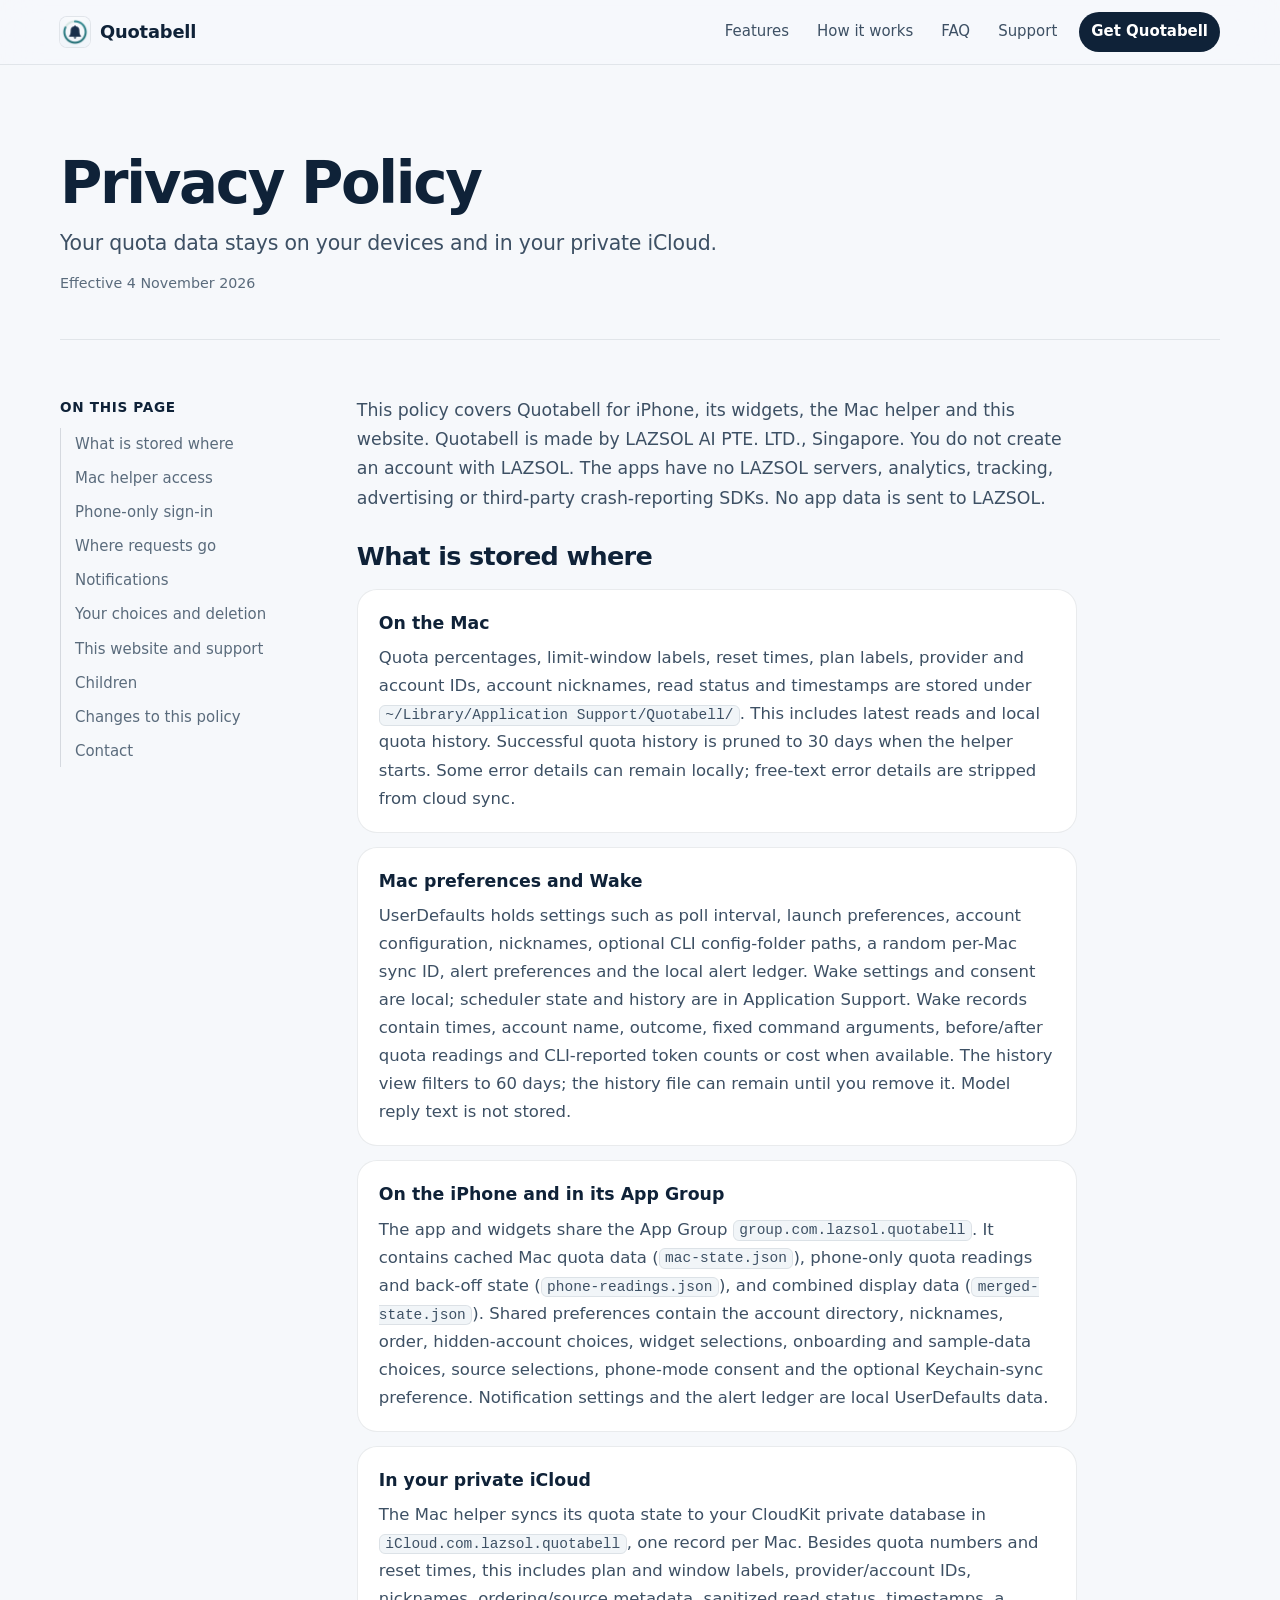
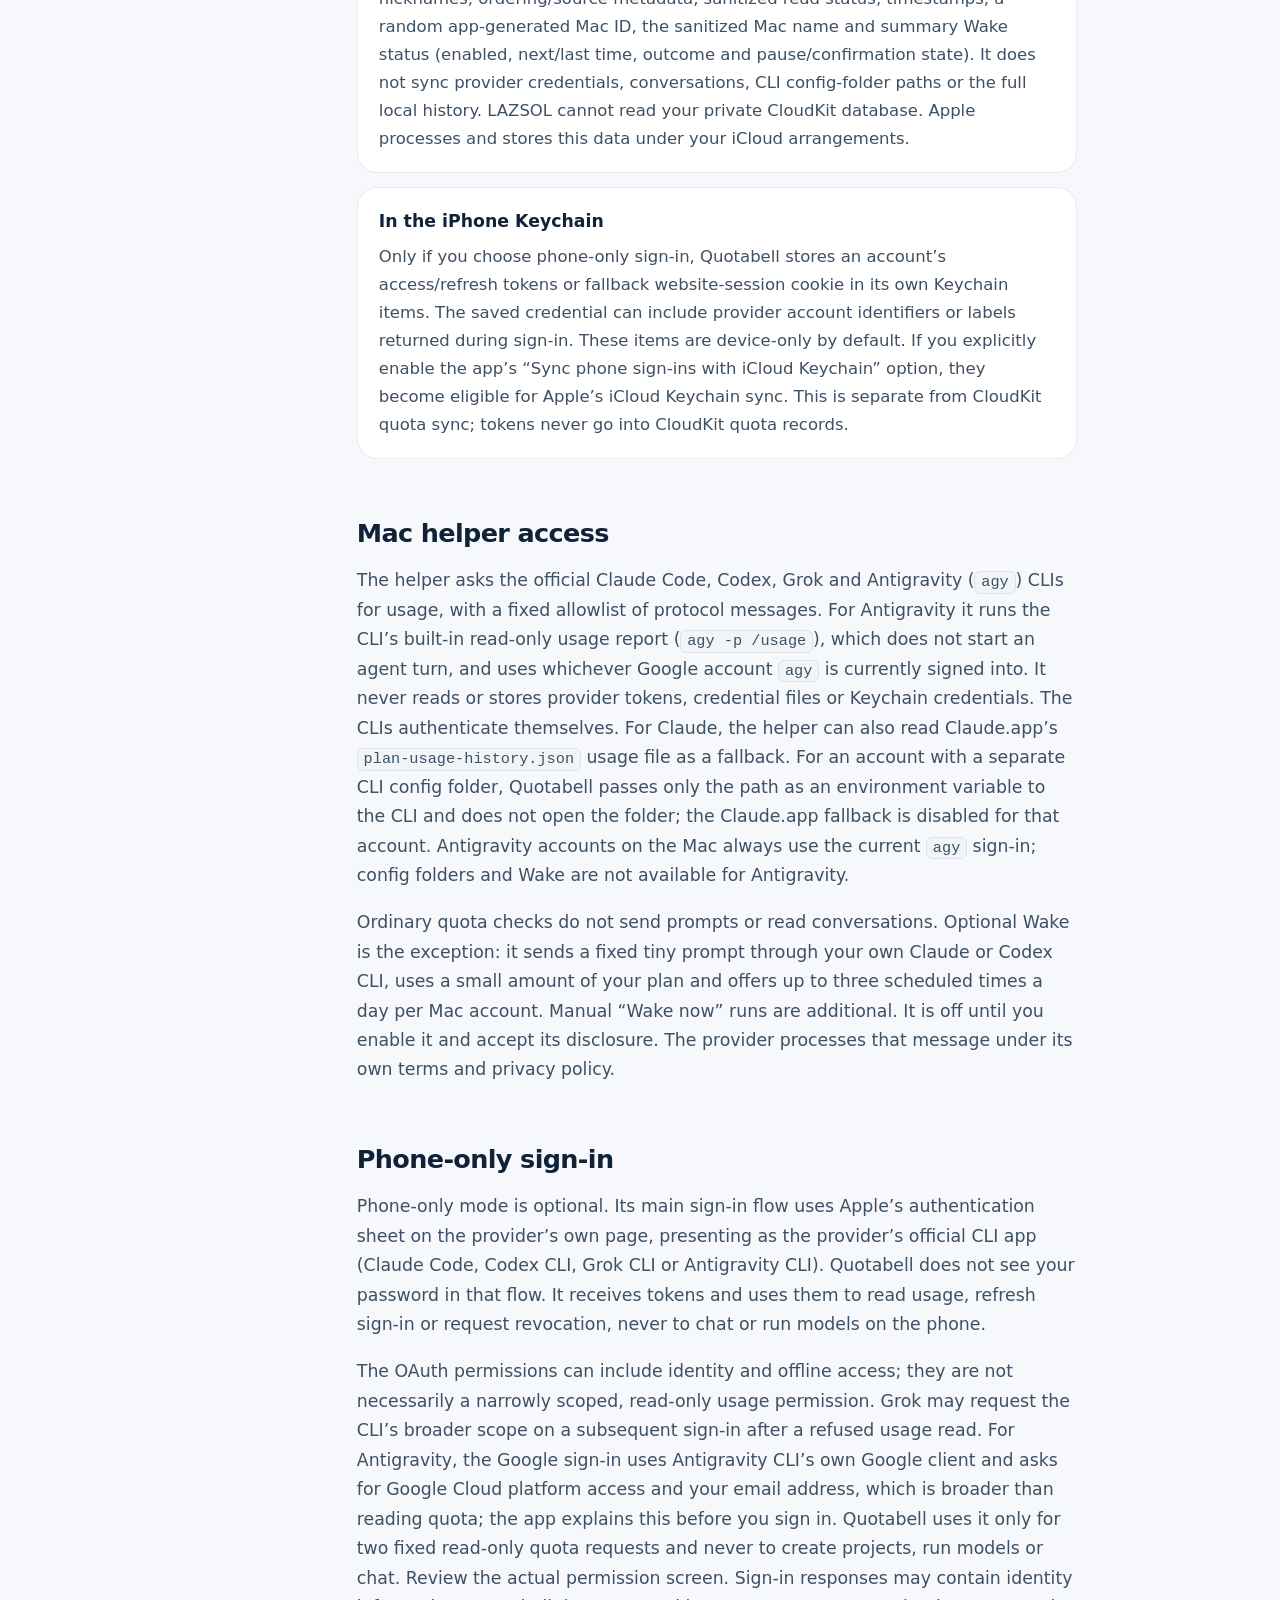
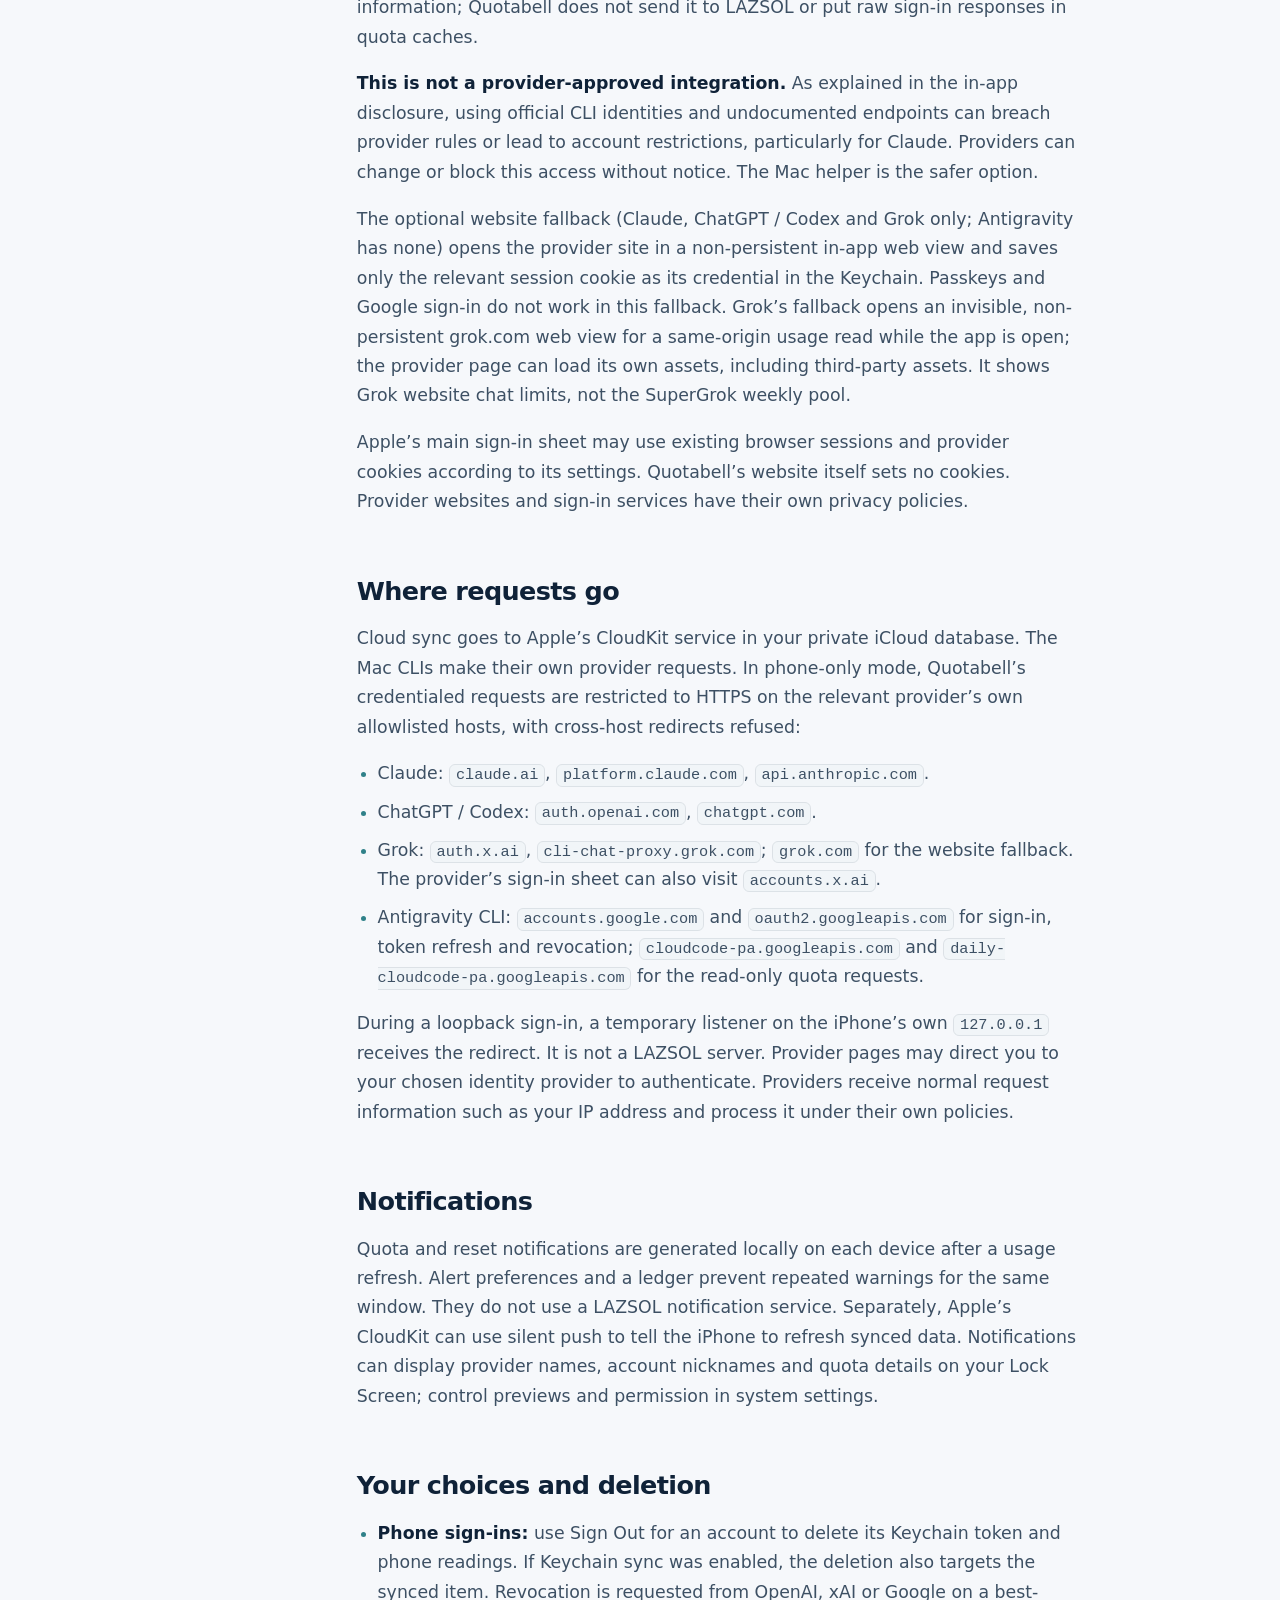
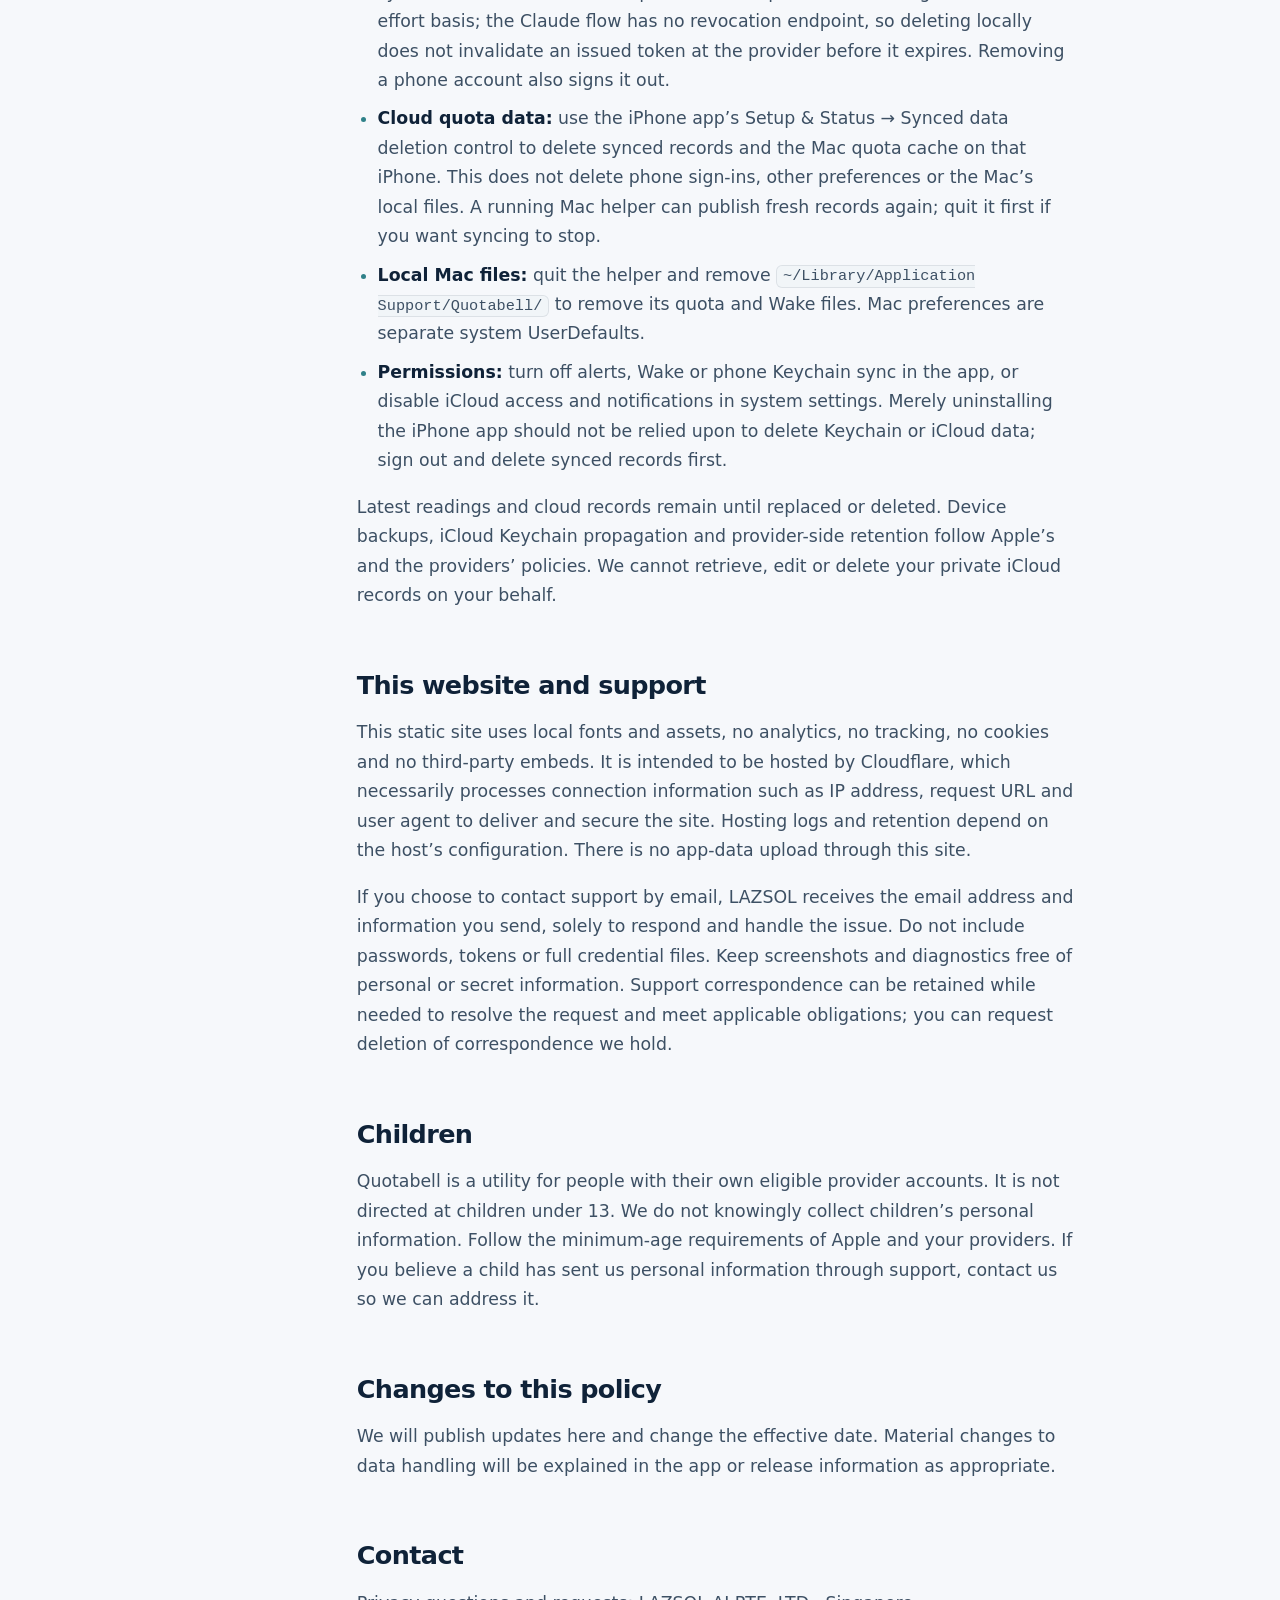
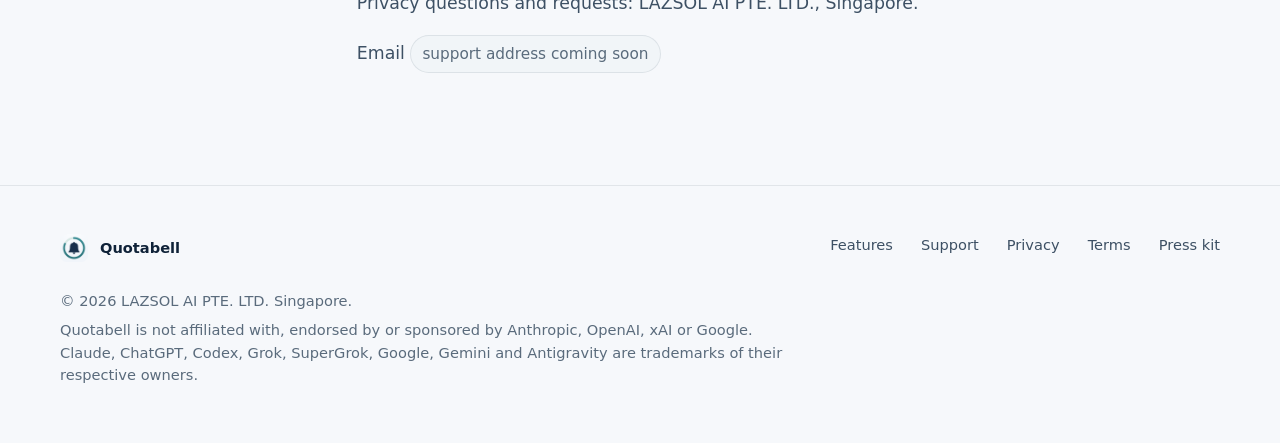
<file: public/privacy.html>
<!doctype html>
<html lang="en">
<head>
<meta charset="utf-8">
<meta name="viewport" content="width=device-width, initial-scale=1">
<meta name="color-scheme" content="light dark">
<meta name="theme-color" content="#f6f8fb" media="(prefers-color-scheme: light)">
<meta name="theme-color" content="#0a0f14" media="(prefers-color-scheme: dark)">
<title>Privacy Policy · Quotabell</title>
<meta name="description" content="How Quotabell stores, syncs and deletes quota data, and what phone-only sign-in and the Mac helper access.">
<link rel="icon" type="image/png" href="assets/favicon.png">
<link rel="apple-touch-icon" href="assets/icon-256.png">
<link rel="stylesheet" href="assets/site.css">
</head>
<body>
<a class="skip-link" href="#main">Skip to content</a>
<header class="site-header"><div class="wrap">
<a class="brand" href="index.html" aria-label="Quotabell home"><img src="assets/icon-256.png" width="30" height="30" alt="">Quotabell</a>
<nav class="site-nav" aria-label="Main"><a class="opt" href="index.html#features">Features</a><a class="opt" href="index.html#how-it-works">How it works</a><a class="opt" href="index.html#faq">FAQ</a><a href="support.html">Support</a><a class="nav-cta" href="index.html#download">Get Quotabell</a></nav>
</div></header>
<main id="main" tabindex="-1">
<header class="doc-hero wrap"><h1 class="display">Privacy Policy</h1><p class="sub">Your quota data stays on your devices and in your private iCloud.</p><p class="small doc-meta">Effective <time datetime="2026-11-04">4 November 2026</time></p></header>
<div class="doc wrap"><nav class="toc" aria-label="On this page"><p class="eyebrow">On this page</p><ol><li><a href="#stored-data">What is stored where</a></li><li><a href="#mac-helper">Mac helper access</a></li><li><a href="#phone-only">Phone-only sign-in</a></li><li><a href="#network">Where requests go</a></li><li><a href="#notifications">Notifications</a></li><li><a href="#delete">Your choices and deletion</a></li><li><a href="#this-website-and-support">This website and support</a></li><li><a href="#children">Children</a></li><li><a href="#changes-to-this-policy">Changes to this policy</a></li><li><a href="#contact">Contact</a></li></ol></nav><article class="prose">
<p class="lede">This policy covers Quotabell for iPhone, its widgets, the Mac helper and this website. Quotabell is made by LAZSOL AI PTE. LTD., Singapore. You do not create an account with LAZSOL. The apps have no LAZSOL servers, analytics, tracking, advertising or third-party crash-reporting SDKs. No app data is sent to LAZSOL.</p>
<section id="stored-data"><h2>What is stored where</h2>
<dl>
<div><dt>On the Mac</dt><dd>Quota percentages, limit-window labels, reset times, plan labels, provider and account IDs, account nicknames, read status and timestamps are stored under <code>~/Library/Application Support/Quotabell/</code>. This includes latest reads and local quota history. Successful quota history is pruned to 30 days when the helper starts. Some error details can remain locally; free-text error details are stripped from cloud sync.</dd></div>
<div><dt>Mac preferences and Wake</dt><dd>UserDefaults holds settings such as poll interval, launch preferences, account configuration, nicknames, optional CLI config-folder paths, a random per-Mac sync ID, alert preferences and the local alert ledger. Wake settings and consent are local; scheduler state and history are in Application Support. Wake records contain times, account name, outcome, fixed command arguments, before/after quota readings and CLI-reported token counts or cost when available. The history view filters to 60 days; the history file can remain until you remove it. Model reply text is not stored.</dd></div>
<div><dt>On the iPhone and in its App Group</dt><dd>The app and widgets share the App Group <code>group.com.lazsol.quotabell</code>. It contains cached Mac quota data (<code>mac-state.json</code>), phone-only quota readings and back-off state (<code>phone-readings.json</code>), and combined display data (<code>merged-state.json</code>). Shared preferences contain the account directory, nicknames, order, hidden-account choices, widget selections, onboarding and sample-data choices, source selections, phone-mode consent and the optional Keychain-sync preference. Notification settings and the alert ledger are local UserDefaults data.</dd></div>
<div><dt>In your private iCloud</dt><dd>The Mac helper syncs its quota state to your CloudKit private database in <code>iCloud.com.lazsol.quotabell</code>, one record per Mac. Besides quota numbers and reset times, this includes plan and window labels, provider/account IDs, nicknames, ordering/source metadata, sanitized read status, timestamps, a random app-generated Mac ID, the sanitized Mac name and summary Wake status (enabled, next/last time, outcome and pause/confirmation state). It does not sync provider credentials, conversations, CLI config-folder paths or the full local history. LAZSOL cannot read your private CloudKit database. Apple processes and stores this data under your iCloud arrangements.</dd></div>
<div><dt>In the iPhone Keychain</dt><dd>Only if you choose phone-only sign-in, Quotabell stores an account’s access/refresh tokens or fallback website-session cookie in its own Keychain items. The saved credential can include provider account identifiers or labels returned during sign-in. These items are device-only by default. If you explicitly enable the app’s “Sync phone sign-ins with iCloud Keychain” option, they become eligible for Apple’s iCloud Keychain sync. This is separate from CloudKit quota sync; tokens never go into CloudKit quota records.</dd></div>
</dl></section>
<section id="mac-helper"><h2>Mac helper access</h2><p>The helper asks the official Claude Code, Codex, Grok and Antigravity (<code>agy</code>) CLIs for usage, with a fixed allowlist of protocol messages. For Antigravity it runs the CLI’s built-in read-only usage report (<code>agy -p /usage</code>), which does not start an agent turn, and uses whichever Google account <code>agy</code> is currently signed into. It never reads or stores provider tokens, credential files or Keychain credentials. The CLIs authenticate themselves. For Claude, the helper can also read Claude.app’s <code>plan-usage-history.json</code> usage file as a fallback. For an account with a separate CLI config folder, Quotabell passes only the path as an environment variable to the CLI and does not open the folder; the Claude.app fallback is disabled for that account. Antigravity accounts on the Mac always use the current <code>agy</code> sign-in; config folders and Wake are not available for Antigravity.</p><p>Ordinary quota checks do not send prompts or read conversations. Optional Wake is the exception: it sends a fixed tiny prompt through your own Claude or Codex CLI, uses a small amount of your plan and offers up to three scheduled times a day per Mac account. Manual “Wake now” runs are additional. It is off until you enable it and accept its disclosure. The provider processes that message under its own terms and privacy policy.</p></section>
<section id="phone-only"><h2>Phone-only sign-in</h2><p>Phone-only mode is optional. Its main sign-in flow uses Apple’s authentication sheet on the provider’s own page, presenting as the provider’s official CLI app (Claude Code, Codex CLI, Grok CLI or Antigravity CLI). Quotabell does not see your password in that flow. It receives tokens and uses them to read usage, refresh sign-in or request revocation, never to chat or run models on the phone.</p><p>The OAuth permissions can include identity and offline access; they are not necessarily a narrowly scoped, read-only usage permission. Grok may request the CLI’s broader scope on a subsequent sign-in after a refused usage read. For Antigravity, the Google sign-in uses Antigravity CLI’s own Google client and asks for Google Cloud platform access and your email address, which is broader than reading quota; the app explains this before you sign in. Quotabell uses it only for two fixed read-only quota requests and never to create projects, run models or chat. Review the actual permission screen. Sign-in responses may contain identity information; Quotabell does not send it to LAZSOL or put raw sign-in responses in quota caches.</p><p><strong>This is not a provider-approved integration.</strong> As explained in the in-app disclosure, using official CLI identities and undocumented endpoints can breach provider rules or lead to account restrictions, particularly for Claude. Providers can change or block this access without notice. The Mac helper is the safer option.</p><p>The optional website fallback (Claude, ChatGPT / Codex and Grok only; Antigravity has none) opens the provider site in a non-persistent in-app web view and saves only the relevant session cookie as its credential in the Keychain. Passkeys and Google sign-in do not work in this fallback. Grok’s fallback opens an invisible, non-persistent grok.com web view for a same-origin usage read while the app is open; the provider page can load its own assets, including third-party assets. It shows Grok website chat limits, not the SuperGrok weekly pool.</p><p>Apple’s main sign-in sheet may use existing browser sessions and provider cookies according to its settings. Quotabell’s website itself sets no cookies. Provider websites and sign-in services have their own privacy policies.</p></section>
<section id="network"><h2>Where requests go</h2><p>Cloud sync goes to Apple’s CloudKit service in your private iCloud database. The Mac CLIs make their own provider requests. In phone-only mode, Quotabell’s credentialed requests are restricted to HTTPS on the relevant provider’s own allowlisted hosts, with cross-host redirects refused:</p><ul><li>Claude: <code>claude.ai</code>, <code>platform.claude.com</code>, <code>api.anthropic.com</code>.</li><li>ChatGPT / Codex: <code>auth.openai.com</code>, <code>chatgpt.com</code>.</li><li>Grok: <code>auth.x.ai</code>, <code>cli-chat-proxy.grok.com</code>; <code>grok.com</code> for the website fallback. The provider’s sign-in sheet can also visit <code>accounts.x.ai</code>.</li><li>Antigravity CLI: <code>accounts.google.com</code> and <code>oauth2.googleapis.com</code> for sign-in, token refresh and revocation; <code>cloudcode-pa.googleapis.com</code> and <code>daily-cloudcode-pa.googleapis.com</code> for the read-only quota requests.</li></ul><p>During a loopback sign-in, a temporary listener on the iPhone’s own <code>127.0.0.1</code> receives the redirect. It is not a LAZSOL server. Provider pages may direct you to your chosen identity provider to authenticate. Providers receive normal request information such as your IP address and process it under their own policies.</p></section>
<section id="notifications"><h2>Notifications</h2><p>Quota and reset notifications are generated locally on each device after a usage refresh. Alert preferences and a ledger prevent repeated warnings for the same window. They do not use a LAZSOL notification service. Separately, Apple’s CloudKit can use silent push to tell the iPhone to refresh synced data. Notifications can display provider names, account nicknames and quota details on your Lock Screen; control previews and permission in system settings.</p></section>
<section id="delete"><h2>Your choices and deletion</h2><ul><li><strong>Phone sign-ins:</strong> use Sign Out for an account to delete its Keychain token and phone readings. If Keychain sync was enabled, the deletion also targets the synced item. Revocation is requested from OpenAI, xAI or Google on a best-effort basis; the Claude flow has no revocation endpoint, so deleting locally does not invalidate an issued token at the provider before it expires. Removing a phone account also signs it out.</li><li><strong>Cloud quota data:</strong> use the iPhone app’s Setup &amp; Status → Synced data deletion control to delete synced records and the Mac quota cache on that iPhone. This does not delete phone sign-ins, other preferences or the Mac’s local files. A running Mac helper can publish fresh records again; quit it first if you want syncing to stop.</li><li><strong>Local Mac files:</strong> quit the helper and remove <code>~/Library/Application Support/Quotabell/</code> to remove its quota and Wake files. Mac preferences are separate system UserDefaults.</li><li><strong>Permissions:</strong> turn off alerts, Wake or phone Keychain sync in the app, or disable iCloud access and notifications in system settings. Merely uninstalling the iPhone app should not be relied upon to delete Keychain or iCloud data; sign out and delete synced records first.</li></ul><p>Latest readings and cloud records remain until replaced or deleted. Device backups, iCloud Keychain propagation and provider-side retention follow Apple’s and the providers’ policies. We cannot retrieve, edit or delete your private iCloud records on your behalf.</p></section>
<section id="this-website-and-support"><h2>This website and support</h2><p>This static site uses local fonts and assets, no analytics, no tracking, no cookies and no third-party embeds. It is intended to be hosted by Cloudflare, which necessarily processes connection information such as IP address, request URL and user agent to deliver and secure the site. Hosting logs and retention depend on the host’s configuration. There is no app-data upload through this site.</p><p>If you choose to contact support by email, LAZSOL receives the email address and information you send, solely to respond and handle the issue. Do not include passwords, tokens or full credential files. Keep screenshots and diagnostics free of personal or secret information. Support correspondence can be retained while needed to resolve the request and meet applicable obligations; you can request deletion of correspondence we hold.</p></section>
<section id="children"><h2>Children</h2><p>Quotabell is a utility for people with their own eligible provider accounts. It is not directed at children under 13. We do not knowingly collect children’s personal information. Follow the minimum-age requirements of Apple and your providers. If you believe a child has sent us personal information through support, contact us so we can address it.</p></section>
<section id="changes-to-this-policy"><h2>Changes to this policy</h2><p>We will publish updates here and change the effective date. Material changes to data handling will be explained in the app or release information as appropriate.</p></section>
<section id="contact"><h2>Contact</h2><p>Privacy questions and requests: LAZSOL AI PTE. LTD., Singapore.</p><!-- TODO CONTACT_EMAIL: replace support@TODO-domain with an active, monitored address before publishing. -->
<p class="contact-line">Email <span class="todo">support address coming soon</span></p></section>
</article></div>
</main>
<footer class="site-footer"><div class="wrap">
<div class="footer-top">
<div class="footer-brand"><img src="assets/icon-256.png" width="28" height="28" alt="">Quotabell</div>
<ul class="footer-links"><li><a href="index.html#features">Features</a></li><li><a href="support.html">Support</a></li><li><a href="privacy.html">Privacy</a></li><li><a href="terms.html">Terms</a></li><li><a href="press.html">Press kit</a></li></ul>
</div>
<div class="legal"><p>© 2026 LAZSOL AI PTE. LTD. Singapore.</p><p>Quotabell is not affiliated with, endorsed by or sponsored by Anthropic, OpenAI, xAI or Google. Claude, ChatGPT, Codex, Grok, SuperGrok, Google, Gemini and Antigravity are trademarks of their respective owners.</p></div>
</div></footer>
</body>
</html>
</file>
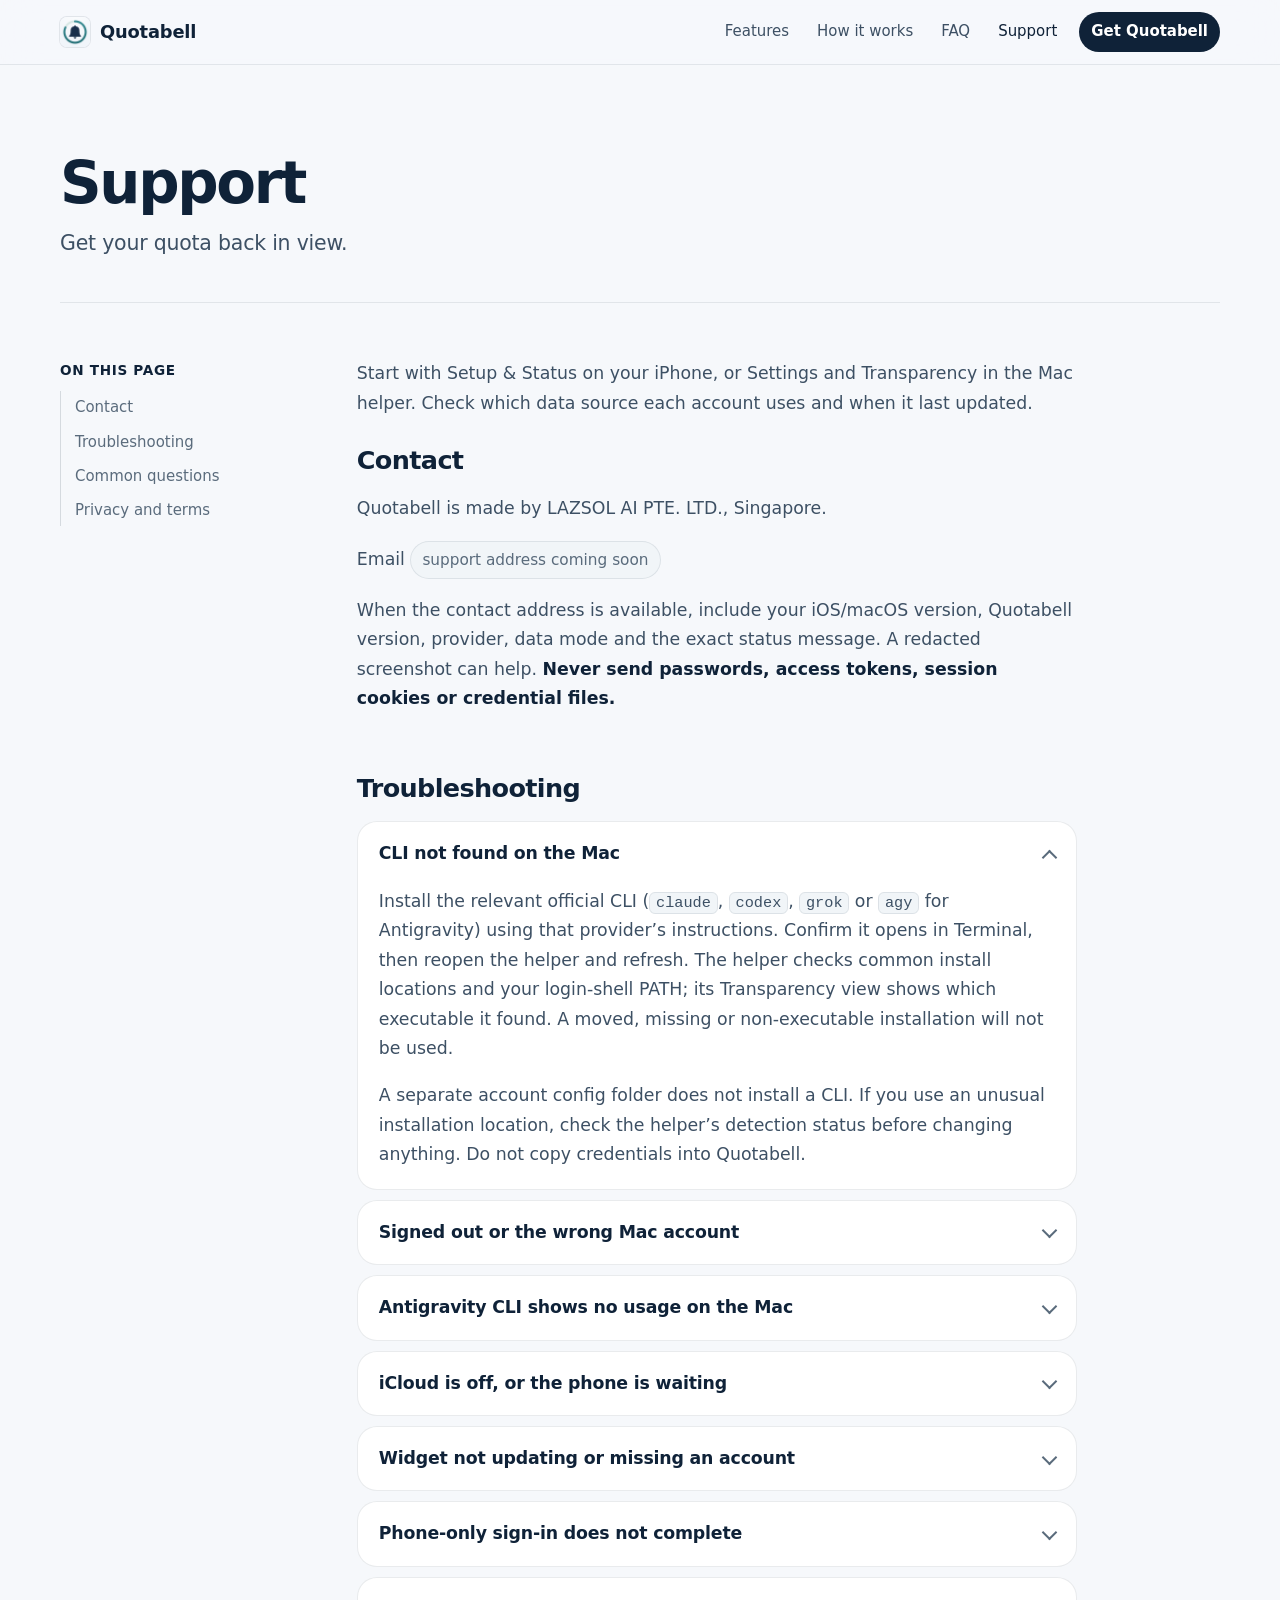
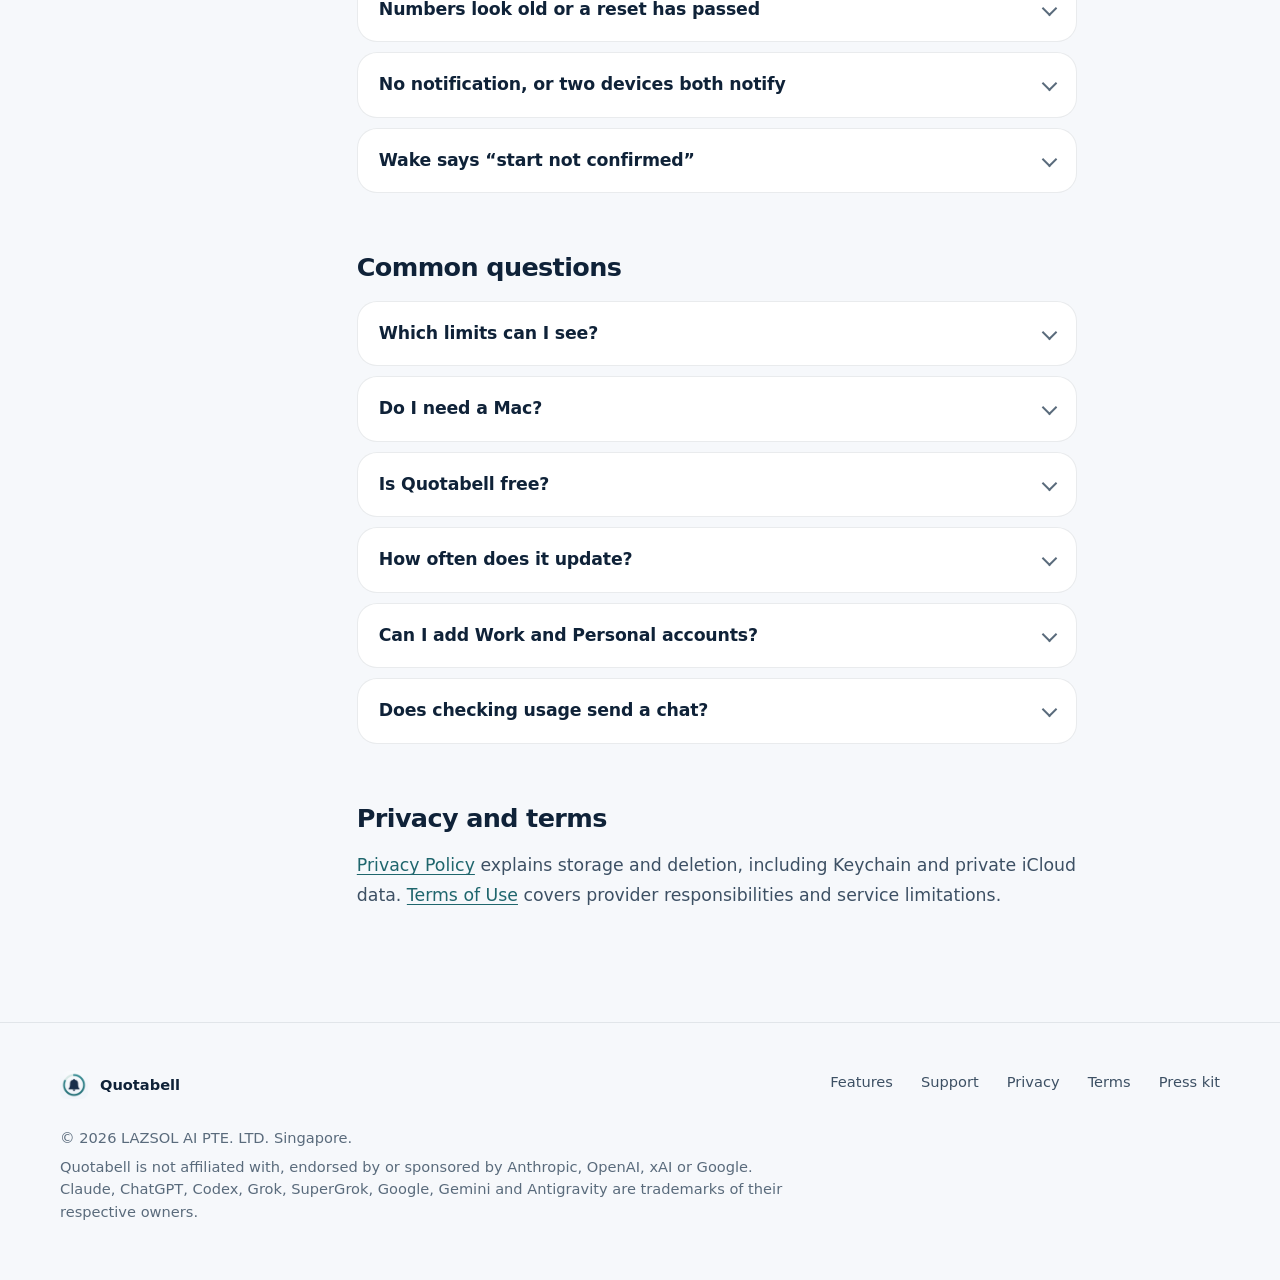
<file: public/support.html>
<!doctype html>
<html lang="en">
<head>
<meta charset="utf-8">
<meta name="viewport" content="width=device-width, initial-scale=1">
<meta name="color-scheme" content="light dark">
<meta name="theme-color" content="#f6f8fb" media="(prefers-color-scheme: light)">
<meta name="theme-color" content="#0a0f14" media="(prefers-color-scheme: dark)">
<title>Support · Quotabell</title>
<meta name="description" content="Get help with the Quotabell iPhone app, widgets, alerts and the Mac helper.">
<link rel="icon" type="image/png" href="assets/favicon.png">
<link rel="apple-touch-icon" href="assets/icon-256.png">
<link rel="stylesheet" href="assets/site.css">
</head>
<body>
<a class="skip-link" href="#main">Skip to content</a>
<header class="site-header"><div class="wrap">
<a class="brand" href="index.html" aria-label="Quotabell home"><img src="assets/icon-256.png" width="30" height="30" alt="">Quotabell</a>
<nav class="site-nav" aria-label="Main"><a class="opt" href="index.html#features">Features</a><a class="opt" href="index.html#how-it-works">How it works</a><a class="opt" href="index.html#faq">FAQ</a><a href="support.html" aria-current="page">Support</a><a class="nav-cta" href="index.html#download">Get Quotabell</a></nav>
</div></header>
<main id="main" tabindex="-1">
<header class="doc-hero wrap"><h1 class="display">Support</h1><p class="sub">Get your quota back in view.</p></header>
<div class="doc wrap"><nav class="toc" aria-label="On this page"><p class="eyebrow">On this page</p><ol><li><a href="#contact">Contact</a></li><li><a href="#troubleshooting">Troubleshooting</a></li><li><a href="#common-questions">Common questions</a></li><li><a href="#privacy-and-terms">Privacy and terms</a></li></ol></nav><article class="prose">
<p class="lede">Start with Setup &amp; Status on your iPhone, or Settings and Transparency in the Mac helper. Check which data source each account uses and when it last updated.</p>
<section id="contact"><h2>Contact</h2><p>Quotabell is made by LAZSOL AI PTE. LTD., Singapore.</p><!-- TODO CONTACT_EMAIL: replace support@TODO-domain with an active, monitored address before publishing. -->
<p class="contact-line">Email <span class="todo">support address coming soon</span></p><p>When the contact address is available, include your iOS/macOS version, Quotabell version, provider, data mode and the exact status message. A redacted screenshot can help. <strong>Never send passwords, access tokens, session cookies or credential files.</strong></p></section>
<section id="troubleshooting"><h2>Troubleshooting</h2>
<details class="qa" open><summary>CLI not found on the Mac</summary><p>Install the relevant official CLI (<code>claude</code>, <code>codex</code>, <code>grok</code> or <code>agy</code> for Antigravity) using that provider’s instructions. Confirm it opens in Terminal, then reopen the helper and refresh. The helper checks common install locations and your login-shell PATH; its Transparency view shows which executable it found. A moved, missing or non-executable installation will not be used.</p><p>A separate account config folder does not install a CLI. If you use an unusual installation location, check the helper’s detection status before changing anything. Do not copy credentials into Quotabell.</p></details>
<details class="qa"><summary>Signed out or the wrong Mac account</summary><p>Open the provider’s official CLI and sign in using its own flow, then refresh Quotabell. The helper uses whichever account that CLI is currently signed into. For multiple Mac accounts, sign each CLI into its intended separate config folder and select that folder in helper Settings → Accounts. A nickname alone does not switch a CLI login. Quotabell passes the path to the CLI without opening the folder.</p></details>
<details class="qa"><summary>Antigravity CLI shows no usage on the Mac</summary><p>Install Antigravity CLI using Google’s instructions, run <code>agy</code> in Terminal and sign in with its own flow, then refresh Quotabell. The helper needs <code>agy</code> 1.1.11 or later, which has the built-in read-only usage report; update <code>agy</code> if the helper reports an unsupported version. Antigravity on the Mac always uses the current <code>agy</code> sign-in, so separate config folders and Wake are not available for it.</p><p>Antigravity reports quota per model group. The main tiles show the Gemini group; other reported groups appear as separate windows. If your account only reports a weekly limit, no 5-hour limit is shown.</p></details>
<details class="qa"><summary>iCloud is off, or the phone is waiting</summary><p>For Mac-helper accounts, sign into the same Apple Account on both devices and enable iCloud access for Quotabell. Keep the helper running and the Mac awake and online. Check its iCloud status, then use Check again in the iPhone’s Setup &amp; Status. Give iCloud time to deliver a new reading. The helper’s default check interval is five minutes; failures can back off.</p><p>Phone-only accounts do not need the Mac helper or CloudKit quota sync. Their optional iCloud Keychain setting is separate. If you just want to explore the interface, enable Show sample data in Setup &amp; Status.</p></details>
<details class="qa"><summary>Widget not updating or missing an account</summary><p>Open Quotabell on the iPhone and refresh first. Check that the account is visible in the app, has data and is included in the widget’s account selection. Touch and hold the widget to edit its configuration; Auto and a single-account selection show different views. Medium, large and rectangular layouts can list selected accounts and show an overflow count when they do not all fit.</p><p>For Mac-helper accounts, also check iCloud and the Mac’s last update. For phone-only accounts, check that you are signed in. iOS controls widget and background refresh timing, so updates are not immediate or guaranteed. If the app is current but the widget remains stale, remove and add the widget again.</p></details>
<details class="qa"><summary>Phone-only sign-in does not complete</summary><p>Read the risk sheet first. The primary flow uses Apple’s sign-in sheet as the provider’s official CLI app. Check your connection and the provider account selected in the sheet. Claude has a manual code fallback when offered; ChatGPT / Codex needs its sign-in redirect to return to the app; Grok uses a device-code approval flow; Antigravity uses Google sign-in in Apple’s sheet and returns to the app on the iPhone itself. If the session expires, start again rather than sharing a code with anyone.</p><p>Antigravity has no website fallback. If “Other sign-in options” is used for another provider, passkeys and Google sign-in do not work in its embedded website view. Use an available email/password method or the main sign-in flow, or switch to the Mac helper. Grok’s website fallback is foreground-only and shows chat limits rather than the weekly pool.</p><p>Endpoints and permissions can change. If access is refused, do not repeatedly retry to evade it. A rate-limit response causes back-off; wait before trying again. You can Sign Out to remove saved tokens. The Mac helper remains the safer option.</p></details>
<details class="qa"><summary>Numbers look old or a reset has passed</summary><p>Read the “as of” time: Quotabell can retain the last successful reading after a failed check. A countdown reaching zero is not proof of renewed quota; a fresh provider reading is needed. Refresh, check the account’s source and compare with the provider’s own usage display. Some sources, including Claude.app’s usage-history fallback, do not provide reset times.</p></details>
<details class="qa"><summary>No notification, or two devices both notify</summary><p>Enable alerts in Quotabell and allow notifications in system settings. Check Focus and notification previews. Existing low windows are recorded silently when you enable alerts; only subsequent threshold changes notify. Alerts need a fresh usable reading, so background delays can delay or suppress them. Reset alerts require an earlier warning for that 5-hour window and a fresh reset reading; weekly reset alerts are off.</p><p>Mac and iPhone alerts are independent. If both are enabled, both can notify. Choose the device you prefer. There is no server coordinating notifications.</p></details>
<details class="qa"><summary>Wake says “start not confirmed”</summary><p>Wake runs only on the Mac, is off by default, and uses a small amount of your plan. Scheduled runs skip active windows. After a message, the helper checks subsequent quota reads for up to 15 minutes; if it cannot confirm a new window, it reports that honestly. Keep the Mac awake and signed into the CLI. Errors pause Wake for the day. Grok and Antigravity have no Wake.</p></details>
</section>
<section id="common-questions"><h2>Common questions</h2><details class="qa"><summary>Which limits can I see?</summary><p>Claude and ChatGPT / Codex show the 5-hour session and weekly limits reported for your plan, with percent left and reset countdowns when available. Claude model-specific weekly limits appear when reported. Grok / SuperGrok’s main data source has a weekly pool only. Antigravity CLI shows the 5-hour and weekly limits it reports for each quota group. Availability depends on your provider and plan; Quotabell cannot create a limit the provider does not report.</p></details>
<details class="qa"><summary>Do I need a Mac?</summary><p>The default, safer mode uses the free Mac helper, the provider’s official CLI and the same Apple Account with iCloud on your Mac and iPhone. You can instead opt into phone-only sign-in for individual accounts after reading its risk disclosure. The iPhone app requires iOS 26 or later; the helper requires macOS 26 or later.</p></details>
<details class="qa"><summary>Is Quotabell free?</summary><p>Version 1 is free, including the Mac helper. There are no ads, analytics or tracking, and no account to create with LAZSOL. Your provider’s plan and terms still apply. Optional Wake uses a small amount of that plan.</p></details>
<details class="qa"><summary>How often does it update?</summary><p>The Mac checks every five minutes by default, with back-off after failures. The iPhone refreshes when opened and when iOS permits background work. Widget refreshes are scheduled by iOS. Numbers and alerts can be delayed: check the last-updated time and the provider’s own usage page when timing matters.</p></details>
<details class="qa"><summary>Can I add Work and Personal accounts?</summary><p>Yes. Add multiple accounts per provider and give each a nickname. Phone-only accounts have separate Keychain sign-ins. Mac accounts use the CLI’s current login, or an advanced per-account config folder; you must sign the official CLI into that folder yourself (not available for Antigravity). Quotabell only passes its path to the CLI and never opens the folder.</p></details>
<details class="qa"><summary>Does checking usage send a chat?</summary><p>Normal quota checks do not chat or run models. Wake is the explicit exception: if you enable it on the Mac, it sends one tiny message through your own Claude or Codex CLI at a chosen time and uses a small amount of your plan. It is off by default.</p></details></section>
<section id="privacy-and-terms"><h2>Privacy and terms</h2><p><a href="privacy.html">Privacy Policy</a> explains storage and deletion, including Keychain and private iCloud data. <a href="terms.html">Terms of Use</a> covers provider responsibilities and service limitations.</p></section>
</article></div>
</main>
<footer class="site-footer"><div class="wrap">
<div class="footer-top">
<div class="footer-brand"><img src="assets/icon-256.png" width="28" height="28" alt="">Quotabell</div>
<ul class="footer-links"><li><a href="index.html#features">Features</a></li><li><a href="support.html">Support</a></li><li><a href="privacy.html">Privacy</a></li><li><a href="terms.html">Terms</a></li><li><a href="press.html">Press kit</a></li></ul>
</div>
<div class="legal"><p>© 2026 LAZSOL AI PTE. LTD. Singapore.</p><p>Quotabell is not affiliated with, endorsed by or sponsored by Anthropic, OpenAI, xAI or Google. Claude, ChatGPT, Codex, Grok, SuperGrok, Google, Gemini and Antigravity are trademarks of their respective owners.</p></div>
</div></footer>
</body>
</html>
</file>
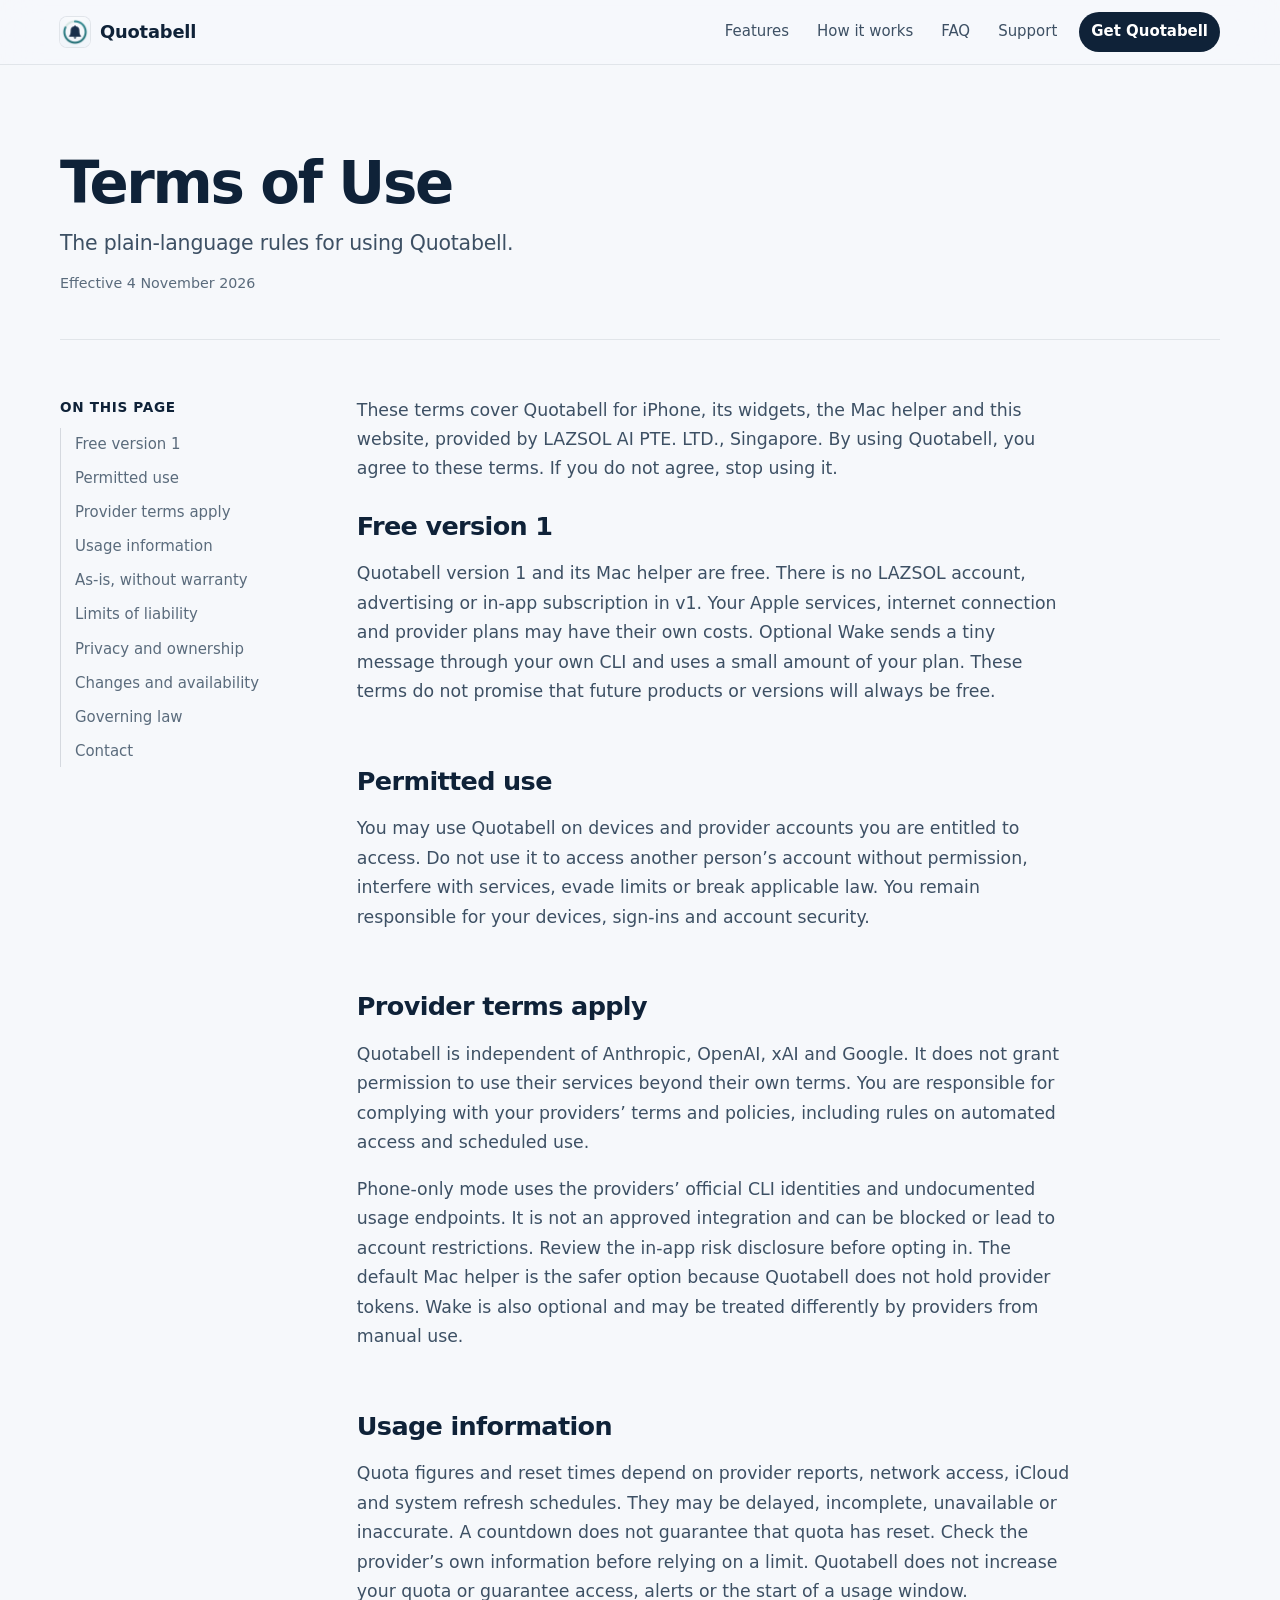
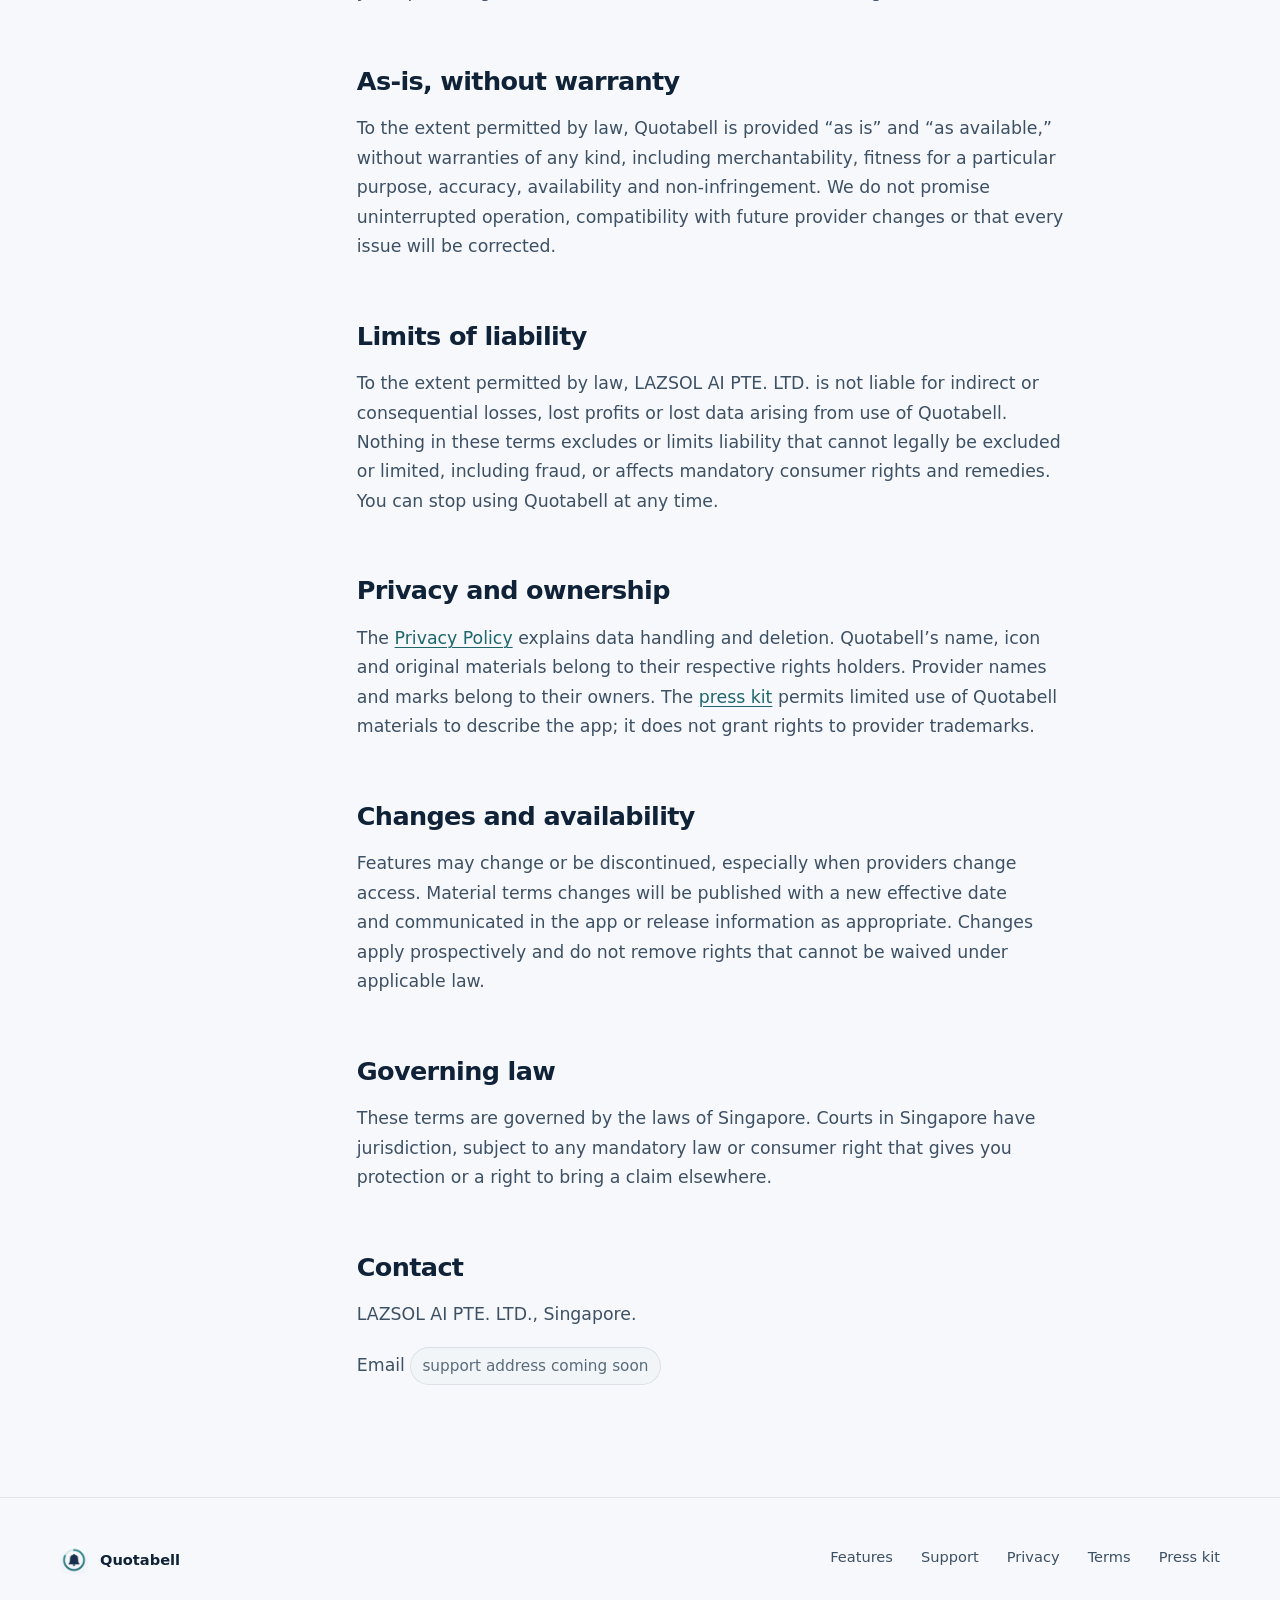
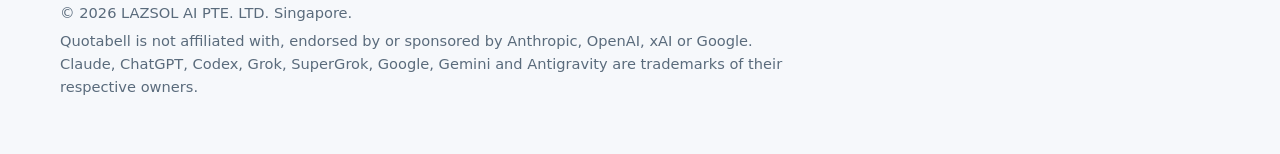
<file: public/terms.html>
<!doctype html>
<html lang="en">
<head>
<meta charset="utf-8">
<meta name="viewport" content="width=device-width, initial-scale=1">
<meta name="color-scheme" content="light dark">
<meta name="theme-color" content="#f6f8fb" media="(prefers-color-scheme: light)">
<meta name="theme-color" content="#0a0f14" media="(prefers-color-scheme: dark)">
<title>Terms of Use · Quotabell</title>
<meta name="description" content="Terms of use for the Quotabell iPhone app, widgets, Mac helper and website.">
<link rel="icon" type="image/png" href="assets/favicon.png">
<link rel="apple-touch-icon" href="assets/icon-256.png">
<link rel="stylesheet" href="assets/site.css">
</head>
<body>
<a class="skip-link" href="#main">Skip to content</a>
<header class="site-header"><div class="wrap">
<a class="brand" href="index.html" aria-label="Quotabell home"><img src="assets/icon-256.png" width="30" height="30" alt="">Quotabell</a>
<nav class="site-nav" aria-label="Main"><a class="opt" href="index.html#features">Features</a><a class="opt" href="index.html#how-it-works">How it works</a><a class="opt" href="index.html#faq">FAQ</a><a href="support.html">Support</a><a class="nav-cta" href="index.html#download">Get Quotabell</a></nav>
</div></header>
<main id="main" tabindex="-1">
<header class="doc-hero wrap"><h1 class="display">Terms of Use</h1><p class="sub">The plain-language rules for using Quotabell.</p><p class="small doc-meta">Effective <time datetime="2026-11-04">4 November 2026</time></p></header>
<div class="doc wrap"><nav class="toc" aria-label="On this page"><p class="eyebrow">On this page</p><ol><li><a href="#free-version-1">Free version 1</a></li><li><a href="#permitted-use">Permitted use</a></li><li><a href="#provider-terms-apply">Provider terms apply</a></li><li><a href="#usage-information">Usage information</a></li><li><a href="#as-is-without-warranty">As-is, without warranty</a></li><li><a href="#limits-of-liability">Limits of liability</a></li><li><a href="#privacy-and-ownership">Privacy and ownership</a></li><li><a href="#changes-and-availability">Changes and availability</a></li><li><a href="#governing-law">Governing law</a></li><li><a href="#contact">Contact</a></li></ol></nav><article class="prose">
<p class="lede">These terms cover Quotabell for iPhone, its widgets, the Mac helper and this website, provided by LAZSOL AI PTE. LTD., Singapore. By using Quotabell, you agree to these terms. If you do not agree, stop using it.</p>
<section id="free-version-1"><h2>Free version 1</h2><p>Quotabell version 1 and its Mac helper are free. There is no LAZSOL account, advertising or in-app subscription in v1. Your Apple services, internet connection and provider plans may have their own costs. Optional Wake sends a tiny message through your own CLI and uses a small amount of your plan. These terms do not promise that future products or versions will always be free.</p></section>
<section id="permitted-use"><h2>Permitted use</h2><p>You may use Quotabell on devices and provider accounts you are entitled to access. Do not use it to access another person’s account without permission, interfere with services, evade limits or break applicable law. You remain responsible for your devices, sign-ins and account security.</p></section>
<section id="provider-terms-apply"><h2>Provider terms apply</h2><p>Quotabell is independent of Anthropic, OpenAI, xAI and Google. It does not grant permission to use their services beyond their own terms. You are responsible for complying with your providers’ terms and policies, including rules on automated access and scheduled use.</p><p>Phone-only mode uses the providers’ official CLI identities and undocumented usage endpoints. It is not an approved integration and can be blocked or lead to account restrictions. Review the in-app risk disclosure before opting in. The default Mac helper is the safer option because Quotabell does not hold provider tokens. Wake is also optional and may be treated differently by providers from manual use.</p></section>
<section id="usage-information"><h2>Usage information</h2><p>Quota figures and reset times depend on provider reports, network access, iCloud and system refresh schedules. They may be delayed, incomplete, unavailable or inaccurate. A countdown does not guarantee that quota has reset. Check the provider’s own information before relying on a limit. Quotabell does not increase your quota or guarantee access, alerts or the start of a usage window.</p></section>
<section id="as-is-without-warranty"><h2>As-is, without warranty</h2><p>To the extent permitted by law, Quotabell is provided “as is” and “as available,” without warranties of any kind, including merchantability, fitness for a particular purpose, accuracy, availability and non-infringement. We do not promise uninterrupted operation, compatibility with future provider changes or that every issue will be corrected.</p></section>
<section id="limits-of-liability"><h2>Limits of liability</h2><p>To the extent permitted by law, LAZSOL AI PTE. LTD. is not liable for indirect or consequential losses, lost profits or lost data arising from use of Quotabell. Nothing in these terms excludes or limits liability that cannot legally be excluded or limited, including fraud, or affects mandatory consumer rights and remedies. You can stop using Quotabell at any time.</p></section>
<section id="privacy-and-ownership"><h2>Privacy and ownership</h2><p>The <a href="privacy.html">Privacy Policy</a> explains data handling and deletion. Quotabell’s name, icon and original materials belong to their respective rights holders. Provider names and marks belong to their owners. The <a href="press.html">press kit</a> permits limited use of Quotabell materials to describe the app; it does not grant rights to provider trademarks.</p></section>
<section id="changes-and-availability"><h2>Changes and availability</h2><p>Features may change or be discontinued, especially when providers change access. Material terms changes will be published with a new effective date and communicated in the app or release information as appropriate. Changes apply prospectively and do not remove rights that cannot be waived under applicable law.</p></section>
<section id="governing-law"><h2>Governing law</h2><p>These terms are governed by the laws of Singapore. Courts in Singapore have jurisdiction, subject to any mandatory law or consumer right that gives you protection or a right to bring a claim elsewhere.</p></section>
<section id="contact"><h2>Contact</h2><p>LAZSOL AI PTE. LTD., Singapore.</p><!-- TODO CONTACT_EMAIL: replace support@TODO-domain with an active, monitored address before publishing. -->
<p class="contact-line">Email <span class="todo">support address coming soon</span></p></section>
</article></div>
</main>
<footer class="site-footer"><div class="wrap">
<div class="footer-top">
<div class="footer-brand"><img src="assets/icon-256.png" width="28" height="28" alt="">Quotabell</div>
<ul class="footer-links"><li><a href="index.html#features">Features</a></li><li><a href="support.html">Support</a></li><li><a href="privacy.html">Privacy</a></li><li><a href="terms.html">Terms</a></li><li><a href="press.html">Press kit</a></li></ul>
</div>
<div class="legal"><p>© 2026 LAZSOL AI PTE. LTD. Singapore.</p><p>Quotabell is not affiliated with, endorsed by or sponsored by Anthropic, OpenAI, xAI or Google. Claude, ChatGPT, Codex, Grok, SuperGrok, Google, Gemini and Antigravity are trademarks of their respective owners.</p></div>
</div></footer>
</body>
</html>
</file>
<file: public/assets/site.css>
/* Quotabell website. System fonts, no external assets, no scripts. */
:root {
  color-scheme: light dark;
  --bg: #f6f8fb;
  --bg-2: #eef3f6;
  --surface: #ffffff;
  --surface-2: #f1f5f8;
  --ink: #0f2238;
  --ink-2: #3d5064;
  --muted: #5a6b7c;
  --line: rgb(15 34 56 / .09);
  --line-2: rgb(15 34 56 / .14);
  --teal: #2f8189;
  --teal-ink: #1f666d;
  --teal-soft: rgb(47 129 137 / .10);
  --glow: rgb(70 160 168 / .22);
  --btn: #0f2238;
  --btn-ink: #ffffff;
  --shadow: 0 1px 2px rgb(15 34 56 / .05), 0 12px 40px -12px rgb(15 34 56 / .16);
  --shadow-lg: 0 2px 6px rgb(15 34 56 / .06), 0 40px 80px -30px rgb(15 34 56 / .32);
  --r-lg: 28px;
  --r-md: 20px;
  --r-sm: 12px;
  --max: 1160px;
  font-family: -apple-system, BlinkMacSystemFont, "SF Pro Text", "Segoe UI", system-ui, sans-serif;
  font-size: 17px;
  line-height: 1.55;
  -webkit-font-smoothing: antialiased;
  text-rendering: optimizeLegibility;
  background: var(--bg);
  color: var(--ink);
}
@media (prefers-color-scheme: dark) {
  :root {
    --bg: #0a0f14;
    --bg-2: #0e151c;
    --surface: #121a22;
    --surface-2: #17212b;
    --ink: #eef3f7;
    --ink-2: #c3cfd9;
    --muted: #9aabba;
    --line: rgb(255 255 255 / .08);
    --line-2: rgb(255 255 255 / .13);
    --teal: #5fb8bf;
    --teal-ink: #7fcbd1;
    --teal-soft: rgb(95 184 191 / .12);
    --glow: rgb(70 160 168 / .20);
    --btn: #eef3f7;
    --btn-ink: #0a0f14;
    --shadow: 0 1px 2px rgb(0 0 0 / .4), 0 12px 40px -12px rgb(0 0 0 / .6);
    --shadow-lg: 0 2px 6px rgb(0 0 0 / .4), 0 40px 90px -30px rgb(0 0 0 / .8);
  }
}
* { box-sizing: border-box; }
html { scroll-behavior: smooth; scroll-padding-top: 84px; }
@media (prefers-reduced-motion: reduce) { html { scroll-behavior: auto; } * { transition: none !important; } }
body { margin: 0; overflow-x: hidden; }
img { max-width: 100%; height: auto; display: block; }
picture { display: contents; }
h1, h2, h3, h4, p, ul, ol, dl, dd, figure, pre { margin: 0; }
ul, ol { padding: 0; }
a { color: var(--teal-ink); text-decoration-thickness: 1px; text-underline-offset: .18em; }
a:hover { text-decoration-thickness: 2px; }
:focus-visible { outline: 2px solid var(--teal); outline-offset: 3px; border-radius: 6px; }
main:focus { outline: none; }
::selection { background: var(--teal); color: #fff; }
code { font: .88em ui-monospace, "SF Mono", Menlo, monospace; background: var(--surface-2); border: 1px solid var(--line); padding: .08em .38em; border-radius: 6px; overflow-wrap: anywhere; }
h1, h2, h3 { text-wrap: balance; color: var(--ink); }
p, li, dd { text-wrap: pretty; }
.wrap { width: min(var(--max), calc(100% - 40px)); margin-inline: auto; }
.skip-link { position: fixed; z-index: 100; top: 10px; left: 10px; padding: 10px 16px; border-radius: 10px; background: var(--btn); color: var(--btn-ink); transform: translateY(-200%); }
.skip-link:focus { transform: none; }

/* Header */
.site-header { position: sticky; top: 0; z-index: 50; background: color-mix(in srgb, var(--bg) 78%, transparent); backdrop-filter: saturate(180%) blur(18px); -webkit-backdrop-filter: saturate(180%) blur(18px); border-bottom: 1px solid var(--line); }
.site-header .wrap { display: flex; align-items: center; justify-content: space-between; gap: 16px; min-height: 64px; }
.brand { display: inline-flex; align-items: center; gap: 10px; color: var(--ink); text-decoration: none; font-weight: 650; font-size: 1.05rem; letter-spacing: -.01em; }
.brand img { width: 30px; height: 30px; border-radius: 7px; box-shadow: 0 0 0 1px var(--line); }
.site-nav { display: flex; align-items: center; gap: 4px; }
.site-nav a { color: var(--ink-2); text-decoration: none; font-size: .88rem; padding: 8px 12px; border-radius: 999px; }
.site-nav a:hover { color: var(--ink); background: var(--teal-soft); }
.site-nav a[aria-current="page"] { color: var(--ink); }
.site-nav .nav-cta { margin-left: 6px; background: var(--btn); color: var(--btn-ink); font-weight: 600; }
.site-nav .nav-cta:hover { background: var(--btn); color: var(--btn-ink); opacity: .88; }
@media (max-width: 700px) { .site-nav .opt { display: none; } }

/* Buttons */
.btn { display: inline-flex; align-items: center; justify-content: center; gap: 8px; min-height: 48px; padding: 0 22px; border-radius: 999px; font-weight: 600; font-size: .98rem; text-decoration: none; transition: transform .15s ease, opacity .15s ease, background .15s ease; }
.btn:active { transform: scale(.98); }
.btn-primary { background: var(--btn); color: var(--btn-ink); box-shadow: var(--shadow); }
.btn-primary:hover { opacity: .9; }
.btn-ghost { color: var(--ink); background: var(--surface); box-shadow: inset 0 0 0 1px var(--line-2); }
.btn-ghost:hover { background: var(--surface-2); }
.btn .arrow { transition: transform .15s ease; }
.btn:hover .arrow { transform: translateX(2px); }

/* Type */
.eyebrow { display: inline-block; font-size: .8rem; font-weight: 650; letter-spacing: .06em; text-transform: uppercase; color: var(--teal-ink); }
.display { font-size: clamp(2.6rem, 6.4vw, 5rem); line-height: 1.02; letter-spacing: -.045em; font-weight: 700; }
.h2 { font-size: clamp(2rem, 4vw, 3rem); line-height: 1.06; letter-spacing: -.035em; font-weight: 700; }
.sub { font-size: clamp(1.08rem, 1.6vw, 1.3rem); line-height: 1.5; color: var(--ink-2); letter-spacing: -.01em; }
.small { font-size: .84rem; color: var(--muted); }
.section { padding-block: clamp(72px, 10vw, 128px); }
.section-head { max-width: 680px; margin: 0 auto clamp(40px, 6vw, 64px); text-align: center; }
.section-head .eyebrow { margin-bottom: 14px; }
.section-head .sub { margin-top: 16px; }

/* Hero */
.hero { position: relative; padding-top: clamp(56px, 8vw, 104px); text-align: center; isolation: isolate; }
.hero::before { content: ""; position: absolute; inset: -64px 0 auto; height: 900px; z-index: -1; background:
  radial-gradient(48% 42% at 50% 58%, var(--glow), transparent 70%),
  radial-gradient(30% 30% at 20% 30%, rgb(60 120 190 / .10), transparent 70%),
  radial-gradient(30% 30% at 80% 25%, rgb(47 129 137 / .10), transparent 70%); pointer-events: none; }
.hero .app-mark { width: 84px; height: 84px; margin: 0 auto 28px; border-radius: 20px; box-shadow: var(--shadow), 0 0 0 1px var(--line); }
.hero .display { max-width: 14ch; margin-inline: auto; }
.hero .sub { max-width: 40ch; margin: 22px auto 0; }
.hero-ctas { display: flex; flex-wrap: wrap; gap: 12px; justify-content: center; margin-top: 34px; }
.hero-meta { margin-top: 18px; }
.providers { display: flex; flex-wrap: wrap; justify-content: center; gap: 8px; margin: 40px auto 0; max-width: 720px; padding: 0; list-style: none; }
.providers li { font-size: .86rem; font-weight: 550; color: var(--ink-2); padding: 7px 14px; border-radius: 999px; background: color-mix(in srgb, var(--surface) 70%, transparent); box-shadow: inset 0 0 0 1px var(--line); }
.hero-stage { position: relative; margin: clamp(48px, 7vw, 80px) auto 0; max-width: 820px; height: clamp(520px, 70vw, 760px); }
.phone { position: absolute; width: clamp(240px, 33vw, 340px); aspect-ratio: 1320 / 2868; border-radius: clamp(38px, 5.2vw, 54px); padding: clamp(7px, 1vw, 10px); background: linear-gradient(145deg, #2c3a47, #0c1218 60%, #26323d); box-shadow: var(--shadow-lg), inset 0 0 0 1px rgb(255 255 255 / .08); }
.phone img { width: 100%; height: 100%; object-fit: cover; border-radius: clamp(31px, 4.3vw, 45px); }
.phone.front { left: 50%; transform: translateX(-20%); top: 0; z-index: 2; }
.phone.back { left: 50%; transform: translateX(-82%) scale(.9); transform-origin: top center; top: 48px; z-index: 1; opacity: .96; }
.hero-stage::after { content: ""; position: absolute; left: 0; right: 0; bottom: -2px; height: 38%; z-index: 3; background: linear-gradient(to bottom, transparent, var(--bg) 88%); pointer-events: none; }
.caption { margin-top: 14px; }
@media (max-width: 600px) {
  .hero-stage { height: 560px; }
  .phone { width: 250px; }
  .phone.front { transform: translateX(-34%); }
  .phone.back { transform: translateX(-80%) scale(.86); top: 40px; }
}

/* Feature grid */
.grid { display: grid; grid-template-columns: repeat(12, 1fr); gap: 16px; }
.card { position: relative; background: var(--surface); border-radius: var(--r-lg); padding: 28px; box-shadow: inset 0 0 0 1px var(--line); overflow: hidden; }
.card h3 { font-size: 1.16rem; letter-spacing: -.02em; line-height: 1.25; margin-top: 18px; }
.card p { margin-top: 8px; color: var(--muted); font-size: .96rem; line-height: 1.5; }
.icon { width: 40px; height: 40px; border-radius: 11px; display: grid; place-items: center; background: var(--teal-soft); color: var(--teal-ink); }
.icon svg { width: 22px; height: 22px; }
.span-4 { grid-column: span 4; } .span-6 { grid-column: span 6; } .span-8 { grid-column: span 8; } .span-12 { grid-column: span 12; }
@media (max-width: 900px) { .span-4, .span-6, .span-8 { grid-column: span 6; } }
@media (max-width: 620px) { .grid { grid-template-columns: 1fr; } .span-4, .span-6, .span-8, .span-12 { grid-column: auto; } }

/* Widgets showcase */
.showcase { background: linear-gradient(180deg, var(--bg), var(--bg-2) 18%, var(--bg-2) 82%, var(--bg)); }
figure { margin: 0; }
.tile .shot picture { display: block; width: 100%; }
.bento { display: grid; grid-template-columns: minmax(0, 1.15fr) minmax(0, 1fr); gap: 16px; align-items: stretch; }
.tile { background: var(--surface); border-radius: var(--r-lg); box-shadow: inset 0 0 0 1px var(--line); padding: clamp(20px, 3vw, 36px); display: flex; flex-direction: column; gap: 18px; }
.tile.dark { background: linear-gradient(160deg, #18242f, #070b0f 70%); box-shadow: inset 0 0 0 1px rgb(255 255 255 / .06); color: #eef3f7; }
.tile.dark .small { color: #a9b8c6; }
.tile .label { display: flex; flex-wrap: wrap; justify-content: space-between; align-items: baseline; gap: 12px; }
.tile .label strong { font-size: 1rem; letter-spacing: -.01em; }
.tile.dark .label strong { color: #eef3f7; }
.tile .shot { margin-block: auto; }
.bento > .tile .shot { display: grid; grid-template-columns: minmax(0, 1fr); align-items: center; flex: 1; }
.bento > .tile .widget-img.large { max-width: min(420px, 100%); margin-inline: auto; }
.widget-img { border-radius: 7.2% / 15.4%; box-shadow: var(--shadow); }
.widget-img.large { border-radius: 7.2% / 6.9%; }
.widget-img.small { border-radius: 15.4%; }
.lock-img { border-radius: 14px; }
.stack { display: grid; gap: 16px; }
.pair { display: grid; grid-template-columns: 1fr 2.1fr; gap: 14px; align-items: end; }
@media (max-width: 860px) { .bento { grid-template-columns: minmax(0, 1fr); } }
@media (max-width: 480px) { .pair { grid-template-columns: 1fr; } .pair .small-wrap { max-width: 200px; } }

/* How it works */
.modes { display: grid; grid-template-columns: 1fr 1fr; gap: 16px; }
.mode { background: var(--surface); border-radius: var(--r-lg); padding: clamp(24px, 3.4vw, 40px); box-shadow: inset 0 0 0 1px var(--line); }
.mode.recommended { box-shadow: inset 0 0 0 1px color-mix(in srgb, var(--teal) 45%, transparent), var(--shadow); }
.mode .tag { display: inline-block; font-size: .74rem; font-weight: 650; letter-spacing: .04em; text-transform: uppercase; padding: 5px 10px; border-radius: 999px; background: var(--teal-soft); color: var(--teal-ink); }
.mode .tag.neutral { background: var(--surface-2); color: var(--muted); }
.mode h3 { font-size: 1.5rem; letter-spacing: -.025em; margin-top: 16px; }
.mode > p { margin-top: 8px; color: var(--muted); }
.steps { list-style: none; margin-top: 26px; display: grid; gap: 16px; counter-reset: s; }
.steps li { position: relative; padding-left: 44px; color: var(--ink-2); font-size: .96rem; }
.steps li::before { counter-increment: s; content: counter(s); position: absolute; left: 0; top: -2px; width: 28px; height: 28px; border-radius: 50%; display: grid; place-items: center; font-size: .8rem; font-weight: 700; background: var(--surface-2); color: var(--ink); box-shadow: inset 0 0 0 1px var(--line-2); }
.steps li strong { color: var(--ink); font-weight: 600; }
.note { margin-top: 24px; padding: 14px 16px; border-radius: var(--r-sm); background: var(--surface-2); color: var(--ink-2); font-size: .88rem; line-height: 1.5; }
.note a { font-weight: 550; }
@media (max-width: 860px) { .modes { grid-template-columns: 1fr; } }

/* Privacy band */
.promise { position: relative; border-radius: 36px; padding: clamp(36px, 6vw, 72px); overflow: hidden; color: #eef6f7; background:
  radial-gradient(70% 90% at 100% 0%, rgb(95 184 191 / .35), transparent 60%),
  radial-gradient(60% 80% at 0% 100%, rgb(60 110 170 / .30), transparent 60%),
  linear-gradient(150deg, #133344, #0b1b26 60%, #0a1620); box-shadow: var(--shadow-lg); }
.promise .eyebrow { color: #9ad6db; }
.promise h2 { color: #fff; max-width: 16ch; margin-top: 12px; }
.promise .sub { color: #c9dde2; max-width: 46ch; margin-top: 16px; }
.promise ul { list-style: none; display: grid; grid-template-columns: repeat(2, minmax(0, 1fr)); gap: 14px 32px; margin-top: 40px; max-width: 820px; }
.promise li { position: relative; padding-left: 30px; color: #e4eef1; font-size: .98rem; }
.promise li::before { content: ""; position: absolute; left: 0; top: .28em; width: 18px; height: 18px; border-radius: 50%; background: rgb(154 214 219 / .18); }
.promise li::after { content: ""; position: absolute; left: 6.5px; top: calc(.28em + 4px); width: 4px; height: 8px; border-right: 2px solid #9ad6db; border-bottom: 2px solid #9ad6db; transform: rotate(45deg); }
.promise a { color: #bfe9ec; }
.promise .more { margin-top: 32px; }
@media (max-width: 680px) { .promise ul { grid-template-columns: 1fr; } }

/* Download */
.get { display: grid; grid-template-columns: 1fr 1fr; gap: 16px; }
.get .card { padding: 32px; display: flex; flex-direction: column; }
.get h3 { font-size: 1.4rem; margin-top: 0; }
.get .meta { margin-top: 6px; color: var(--muted); font-size: .92rem; }
.get .card p.desc { margin-top: 14px; color: var(--ink-2); }
.get .status { margin-top: 24px; align-self: flex-start; display: inline-flex; align-items: center; gap: 8px; font-size: .86rem; font-weight: 600; padding: 9px 14px; border-radius: 999px; background: var(--surface-2); color: var(--ink-2); box-shadow: inset 0 0 0 1px var(--line); }
.get .status::before { content: ""; width: 7px; height: 7px; border-radius: 50%; background: var(--teal); }
@media (max-width: 760px) { .get { grid-template-columns: 1fr; } }

/* FAQ */
.faq { display: grid; grid-template-columns: 1fr 1.6fr; gap: clamp(32px, 6vw, 80px); align-items: start; }
.faq .h2 { position: sticky; top: 100px; }
.faq-list { display: grid; gap: 10px; }
details.qa { background: var(--surface); border-radius: var(--r-md); box-shadow: inset 0 0 0 1px var(--line); }
details.qa summary { list-style: none; cursor: pointer; padding: 20px 56px 20px 22px; font-weight: 600; letter-spacing: -.01em; position: relative; }
details.qa summary::-webkit-details-marker { display: none; }
details.qa summary::after { content: ""; position: absolute; right: 22px; top: 50%; width: 10px; height: 10px; margin-top: -7px; border-right: 2px solid var(--muted); border-bottom: 2px solid var(--muted); transform: rotate(45deg); transition: transform .2s ease; }
details.qa[open] summary::after { transform: rotate(-135deg); margin-top: -2px; }
details.qa > div { padding: 0 22px 22px; color: var(--ink-2); font-size: .96rem; }
details.qa > div p + p { margin-top: 10px; }
@media (max-width: 860px) { .faq { grid-template-columns: 1fr; } .faq .h2 { position: static; } }

/* Footer */
.site-footer { margin-top: clamp(64px, 9vw, 112px); border-top: 1px solid var(--line); padding-block: 48px 56px; font-size: .86rem; color: var(--muted); }
.footer-top { display: flex; flex-wrap: wrap; justify-content: space-between; gap: 24px 40px; align-items: flex-start; }
.footer-brand { display: flex; gap: 12px; align-items: center; color: var(--ink); font-weight: 650; }
.footer-brand img { width: 28px; height: 28px; border-radius: 7px; }
.footer-links { display: flex; flex-wrap: wrap; gap: 8px 28px; list-style: none; }
.footer-links a { color: var(--ink-2); text-decoration: none; }
.footer-links a:hover { color: var(--ink); text-decoration: underline; }
.legal { margin-top: 28px; display: grid; gap: 6px; max-width: 80ch; }

/* Long-form pages */
.doc-hero { padding-top: clamp(48px, 7vw, 88px); padding-bottom: clamp(28px, 4vw, 44px); border-bottom: 1px solid var(--line); }
.doc-hero .eyebrow { margin-bottom: 12px; }
.doc-hero h1 { font-size: clamp(2.2rem, 5vw, 3.4rem); letter-spacing: -.04em; line-height: 1.05; }
.doc-hero .sub { margin-top: 14px; max-width: 52ch; }
.doc-hero .small { margin-top: 14px; }
.doc { display: grid; grid-template-columns: 220px minmax(0, 720px); gap: clamp(32px, 6vw, 88px); padding-top: clamp(32px, 5vw, 56px); }
.doc.no-toc { grid-template-columns: minmax(0, 720px); justify-content: center; }
.toc { position: sticky; top: 92px; align-self: start; font-size: .88rem; }
.toc p { font-weight: 650; color: var(--ink); margin-bottom: 10px; font-size: .8rem; letter-spacing: .05em; text-transform: uppercase; }
.toc ol { list-style: none; display: grid; gap: 2px; border-left: 1px solid var(--line-2); }
.toc a { display: block; padding: 6px 0 6px 14px; margin-left: -1px; border-left: 1px solid transparent; color: var(--muted); text-decoration: none; line-height: 1.35; }
.toc a:hover { color: var(--ink); border-left-color: var(--teal); }
@media (max-width: 900px) { .doc { grid-template-columns: minmax(0, 1fr); } .toc { position: static; background: var(--surface); border-radius: var(--r-md); padding: 18px 20px; box-shadow: inset 0 0 0 1px var(--line); } }
.prose { font-size: 1.02rem; line-height: 1.7; color: var(--ink-2); }
.prose > * + * { margin-top: 1.1em; }
.prose section { padding-top: 8px; }
.prose section + section { margin-top: 3rem; }
.prose h2 { font-size: 1.5rem; letter-spacing: -.025em; line-height: 1.2; color: var(--ink); margin-bottom: .7em; }
.prose h3 { font-size: 1.08rem; color: var(--ink); margin-top: 1.6em; }
.prose p + p, .prose p + ul, .prose ul + p, .prose dl + p { margin-top: 1em; }
.prose ul { padding-left: 1.2em; display: grid; gap: .5em; }
.prose li::marker { color: var(--teal); }
.prose strong { color: var(--ink); font-weight: 600; }
.prose .lead { font-size: 1.16rem; color: var(--ink); line-height: 1.55; }
.prose dl { display: grid; gap: 14px; }
.prose dl > div { background: var(--surface); border-radius: var(--r-md); padding: 20px 22px; box-shadow: inset 0 0 0 1px var(--line); }
.prose dt { font-weight: 650; color: var(--ink); margin-bottom: 6px; }
.prose dd { font-size: .97rem; }
.prose details { background: var(--surface); border-radius: var(--r-md); box-shadow: inset 0 0 0 1px var(--line); }
.prose details + details { margin-top: 10px; }
.prose details summary { cursor: pointer; padding: 18px 22px; font-weight: 600; color: var(--ink); list-style: none; position: relative; padding-right: 52px; }
.prose details summary::-webkit-details-marker { display: none; }
.prose details summary::after { content: ""; position: absolute; right: 22px; top: 50%; width: 9px; height: 9px; margin-top: -7px; border-right: 2px solid var(--muted); border-bottom: 2px solid var(--muted); transform: rotate(45deg); transition: transform .2s; }
.prose details[open] summary::after { transform: rotate(-135deg); margin-top: -2px; }
.prose details > :not(summary) { padding: 0 22px; }
.prose details > :last-child { padding-bottom: 20px; }
.prose .fine, .fine { font-size: .86rem; color: var(--muted); }
.todo { display: inline-flex; align-items: center; gap: 8px; font-size: .9rem; padding: 6px 12px; border-radius: 999px; background: var(--surface-2); color: var(--muted); box-shadow: inset 0 0 0 1px var(--line); font-weight: 500; }
.todo b { font-weight: 650; font-size: .72rem; letter-spacing: .05em; text-transform: uppercase; color: var(--teal-ink); }
.contact-card { background: var(--surface); border-radius: var(--r-lg); padding: 24px 26px; box-shadow: inset 0 0 0 1px var(--line); }
.contact-card h2 { margin-bottom: .4em; }
.press-copy { background: var(--surface); border-radius: var(--r-md); padding: 20px 22px; box-shadow: inset 0 0 0 1px var(--line); }
.icon-download { display: flex; flex-wrap: wrap; gap: 24px; align-items: center; }
.icon-download img { width: 120px; height: 120px; border-radius: 27px; box-shadow: var(--shadow); }
.press-shots { display: grid; grid-template-columns: repeat(auto-fill, minmax(200px, 1fr)); gap: 16px; }
.press-shots figure { background: var(--surface); border-radius: var(--r-md); padding: 14px; box-shadow: inset 0 0 0 1px var(--line); }
.press-shots img { border-radius: 12px; }
.press-shots figcaption { font-size: .84rem; color: var(--muted); margin-top: 10px; }
.not-found { text-align: center; padding-block: clamp(96px, 14vw, 180px); }
.not-found h1 { font-size: clamp(2.4rem, 6vw, 4rem); letter-spacing: -.04em; }
.not-found .sub { margin: 16px auto 0; max-width: 40ch; }
.not-found .hero-ctas { margin-top: 32px; }

#download { padding-bottom: clamp(24px, 4vw, 48px); }
.tile, .tile > *, .stack { min-width: 0; }
.nav-cta { white-space: nowrap; }
@media (max-width: 620px) { .card { padding: 20px; } .card .icon { margin-bottom: 12px; } }
.center { text-align: center; }
</file>
